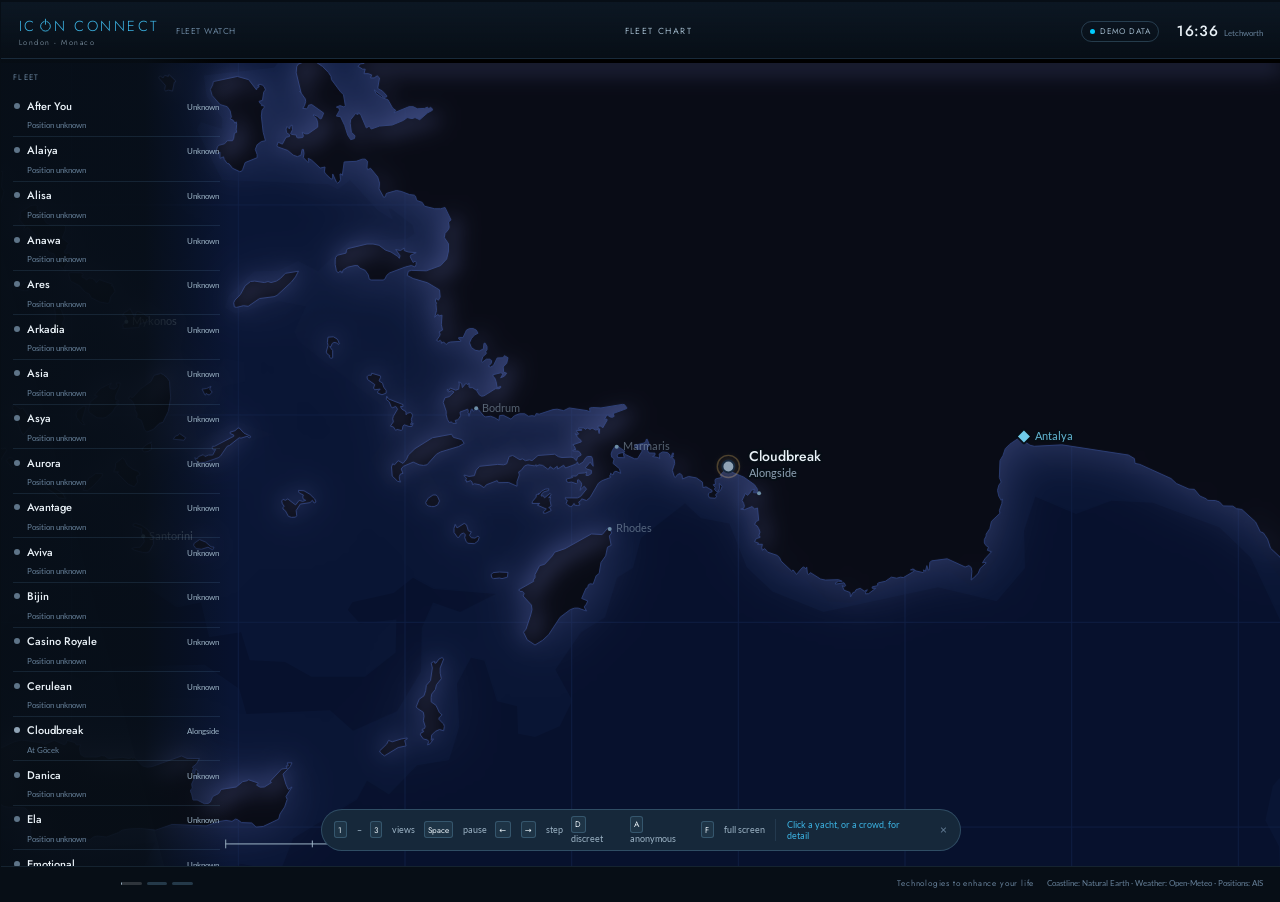
<file: index.html>
<!doctype html>
<html lang="en">
<head>
<meta charset="utf-8">
<meta name="viewport" content="width=device-width, initial-scale=1">
<title>Fleet Watch</title>
<meta name="description" content="Live fleet positions for an office display.">
<link rel="icon" href="data:image/svg+xml,<svg xmlns='http://www.w3.org/2000/svg' viewBox='0 0 32 32'><text y='26' font-size='26'>&#9875;</text></svg>">
<!-- Brand faces are served from assets/fonts/, not a CDN. See the top of
     tokens.css for why, and for the Century Gothic fallback. -->
<link rel="stylesheet" href="css/tokens.css">
<link rel="stylesheet" href="css/screensaver.css">
<link rel="stylesheet" href="css/settings.css">
<link rel="stylesheet" href="css/picker.css">
</head>
<body>

<div id="board">

  <header class="masthead">
    <span class="brand-lockup">
      <span class="brand" id="brand"></span>
      <span class="brand-locations" id="brand-locations"></span>
    </span>
    <span class="brand-sub" id="brand-sub"></span>
    <span class="masthead-spacer"></span>
    <span class="view-title" id="view-title"></span>
    <span class="masthead-spacer"></span>
    <span class="status-pill status-pill-action" id="connection" data-state="starting" role="button" tabindex="0" title="Live AIS tracking settings">
      <span class="dot"></span><span id="connection-label">Starting</span>
    </span>
    <span>
      <span class="clock" id="clock">--:--</span>
      <span class="clock-zone" id="clock-zone"></span>
    </span>
  </header>

  <main id="stage">

    <!-- View 1 — the chart -->
    <section class="view" id="view-chart">
      <canvas id="chart-canvas"></canvas>
      <aside class="rail">
        <div class="rail-heading">Fleet</div>
        <div id="rail-list"></div>
      </aside>
    </section>

    <!-- View 2 — one yacht at a time -->
    <section class="view" id="view-spotlight">
      <div class="spot-left">
        <div class="spot-identity">
          <div class="eyebrow" id="spot-eyebrow"></div>
          <h1 class="name" id="spot-name"></h1>
          <div class="spec" id="spot-spec"></div>
        </div>
        <div class="spot-visual" id="spot-visual"></div>
      </div>

      <div class="spot-right">
        <div class="card">
          <div class="card-title">Position</div>
          <div class="card-body">
            <div class="position-line" id="spot-position">—</div>
            <div class="position-context" id="spot-position-context"></div>
            <div class="fix-age" id="spot-fix-age"></div>
            <div class="mismatch-line" id="spot-mismatch" hidden></div>
            <div class="kv-grid" id="spot-position-extra"></div>
          </div>
        </div>

        <div class="card">
          <div class="card-title">Conditions on scene</div>
          <div class="card-body">
            <div class="kv-grid" id="spot-weather"></div>
          </div>
        </div>

        <div class="card">
          <div class="card-title">Local time &amp; daylight</div>
          <div class="card-body">
            <div id="spot-daylight"></div>
          </div>
        </div>
      </div>
    </section>

    <!-- View 3 — the fleet in numbers -->
    <section class="view" id="view-stats">
      <div class="tile-row" id="stat-tiles"></div>
      <div class="stats-body">
        <div class="panel">
          <div class="panel-title">Distance run &middot; last 7 days</div>
          <div class="bars" id="distance-bars"></div>
          <div class="panel-title sub" id="distance-note"></div>
        </div>
        <div class="stats-column">
          <div class="panel">
            <div class="panel-title">Where the fleet is</div>
            <div class="region-list" id="region-list"></div>
            <div class="panel-title sub" id="region-note"></div>
          </div>
          <div class="panel">
            <div class="panel-title">Fleet at a glance</div>
            <div class="glance-list" id="glance-list"></div>
          </div>
        </div>
      </div>
    </section>

    <!-- Shown once at start-up and whenever a pointer moves. On a wall display
         the pointer never moves, so after boot this is never seen again. -->
    <aside class="hint" id="hint">
      <span class="hint-keys">
        <b>1</b>–<b>3</b> views
        <b>Space</b> pause
        <b>&larr;</b><b>&rarr;</b> step
        <span id="hint-discreet"><b>D</b> discreet</span>
        <span id="hint-anonymous"><b>A</b> anonymous</span>
        <b>F</b> full screen
      </span>
      <span class="hint-note">Click a yacht, or a crowd, for detail</span>
      <button class="hint-close" id="hint-close" type="button" aria-label="Dismiss">&times;</button>
    </aside>

  </main>

  <footer class="footer">
    <div class="viewnav" id="viewnav">
      <button class="viewnav-button" id="view-prev" type="button" aria-label="Previous view">&lsaquo;</button>
      <button class="viewnav-button" id="view-pause" type="button" aria-label="Pause rotation" aria-pressed="false">&#10073;&#10073;</button>
      <button class="viewnav-button" id="view-next" type="button" aria-label="Next view">&rsaquo;</button>
    </div>
    <div class="rotation-dots" id="rotation-dots"></div>
    <span class="footer-spacer"></span>
    <span class="discreet-flag" id="discreet-flag"></span>
    <span class="strapline" id="strapline"></span>
    <span>Coastline: Natural Earth &middot; Weather: Open-Meteo &middot; Positions: AIS</span>
  </footer>

</div>

<!-- Settings and fleet: the two files you edit -->
<script src="config.js"></script>
<script src="fleet.js"></script>

<!-- Reference data -->
<script src="data/mid.js"></script>
<script src="data/ports.js"></script>
<script src="data/places.js"></script>
<script src="data/world-land.js"></script>
<script src="data/world-land-detail.js"></script>
<script src="data/world-depth.js"></script>
<script src="data/world-borders.js"></script>

<!-- Application -->
<script src="js/geo.js"></script>
<script src="js/settings.js"></script>
<script src="js/vessel.js"></script>
<script src="js/format.js"></script>
<script src="js/store.js"></script>
<script src="js/ais.js"></script>
<script src="js/demo.js"></script>
<script src="js/weather.js"></script>
<script src="js/photos.js"></script>
<script src="js/profile.js"></script>
<script src="js/map.js"></script>
<script src="js/cluster.js"></script>
<script src="js/picker.js"></script>
<script src="js/views.js"></script>
<script src="js/app.js"></script>

</body>
</html>
</file>
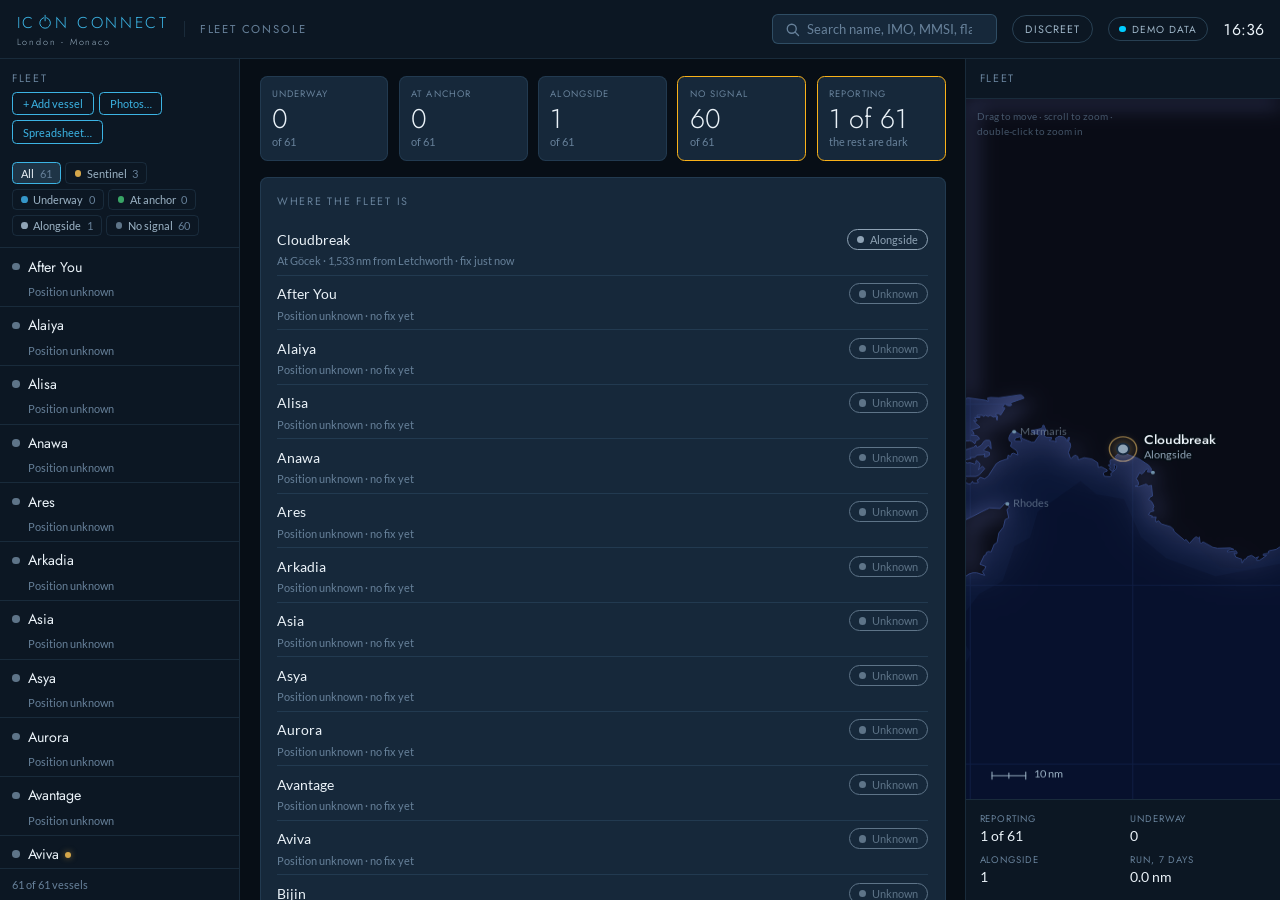
<file: console.html>
<!doctype html>
<html lang="en">
<head>
<meta charset="utf-8">
<meta name="viewport" content="width=device-width, initial-scale=1">
<title>Fleet Console — Icon Connect</title>
<meta name="description" content="Where every yacht in the fleet is, searchable, for the desk.">
<link rel="icon" href="data:image/svg+xml,<svg xmlns='http://www.w3.org/2000/svg' viewBox='0 0 32 32'><text y='26' font-size='26'>&#9875;</text></svg>">
<link rel="stylesheet" href="css/tokens.css">
<link rel="stylesheet" href="css/console.css">
<link rel="stylesheet" href="css/settings.css">
<link rel="stylesheet" href="css/picker.css">
</head>
<body>

<div id="console">

  <header class="bar">
    <span class="brand-lockup">
      <span class="brand" id="brand"></span>
      <span class="brand-locations" id="brand-locations"></span>
    </span>
    <span class="bar-title">Fleet Console</span>

    <span class="bar-spacer"></span>

    <label class="search" for="search">
      <svg viewBox="0 0 20 20" aria-hidden="true"><circle cx="9" cy="9" r="6"/><line x1="13.5" y1="13.5" x2="18" y2="18"/></svg>
      <input id="search" type="search" placeholder="Search name, IMO, MMSI, flag, builder, port"
             autocomplete="off" spellcheck="false">
    </label>

    <button class="toggle" id="discreet-toggle" type="button" aria-pressed="false">
      Discreet
    </button>

    <span class="status-pill status-pill-action" id="connection" data-state="starting" role="button" tabindex="0" title="Live AIS tracking settings">
      <span class="dot"></span><span id="connection-label">Starting</span>
    </span>

    <span class="clock" id="clock">--:--</span>
  </header>

  <aside class="rail">
    <div class="rail-head">
      <span class="pane-title">Fleet</span>
      <span class="rail-head-actions">
        <button class="add-button" id="save-file" type="button" hidden>Save fleet.js</button>
        <button class="add-button" id="add-vessel" type="button">+ Add vessel</button>
        <button class="add-button" id="import-photos" type="button">Photos…</button>
        <button class="add-button" id="import-sheet" type="button">Spreadsheet…</button>
        <input type="file" id="import-file" accept="image/*" multiple hidden>
        <input type="file" id="sheet-file" accept=".csv,.tsv,.txt,text/csv" hidden>
      </span>
    </div>
    <div class="filters" id="filters"></div>
    <div class="rail-list" id="rail-list"></div>
    <div class="hidden-note" id="hidden-note" hidden>
      <span id="hidden-count"></span>
      <button class="linkish" id="restore-hidden" type="button">Restore</button>
    </div>
    <div class="rail-foot" id="rail-foot"></div>
  </aside>

  <main class="work" id="work"></main>

  <aside class="chartpane">
    <div class="chartpane-head">
      <span class="pane-title" id="chart-title">Fleet</span>
      <button class="linkish" id="clear-selection" type="button" hidden>Show all vessels</button>
    </div>
    <div class="chart-holder">
      <canvas id="chart-canvas"></canvas>
      <button class="chart-home" id="chart-home" type="button" hidden>
        Back to the fleet
      </button>
      <p class="chart-hint">Drag to move · scroll to zoom · double-click to zoom in</p>
    </div>
    <div class="chart-readout" id="chart-readout"></div>
  </aside>

  <!-- Bulk vessel import from a spreadsheet. -->
  <dialog class="sheet sheet-wide" id="sheet-dialog" aria-labelledby="sheet-title">
    <div class="sheet-panel">
      <header class="sheet-head">
        <h2 id="sheet-title">Vessels from a spreadsheet</h2>
        <button class="sheet-close" id="sheet-close" type="button" aria-label="Close">&times;</button>
      </header>
      <div class="sheet-body">
        <p class="sheet-note" id="sheet-note"></p>

        <div class="panel" id="sheet-start">
          <div class="pane-title">Start from a template</div>
          <p class="sheet-note">
            A blank sheet with the headings this reads back, and one worked example
            row to copy. Delete that row before importing — its MMSI is deliberately
            impossible, so if it is left in it is refused by name rather than adding
            a yacht called EXAMPLE to your fleet.
          </p>
          <div class="sheet-actions">
            <button class="button-primary" id="sheet-template" type="button">Download the template</button>
            <button class="button-quiet" id="sheet-choose" type="button">Choose a CSV…</button>
            <span class="sheet-foot-note" id="sheet-template-status"></span>
          </div>
          <div class="column-notes" id="column-notes"></div>
        </div>

        <div class="panel" id="sheet-columns-panel">
          <div class="pane-title">Columns</div>
          <p class="sheet-note">
            Matched by heading. Set anything it guessed wrong, or leave a column
            on “Ignore”. Name and MMSI are the two it cannot do without.
          </p>
          <div class="sheet-columns" id="sheet-columns"></div>
        </div>

        <div class="panel">
          <div class="pane-title" id="sheet-rows-title">Rows</div>
          <div class="sheet-rows" id="sheet-rows"></div>
        </div>
      </div>
      <footer class="sheet-foot">
        <span class="sheet-foot-note" id="sheet-status"></span>
        <button class="button-quiet" id="sheet-cancel" type="button">Cancel</button>
        <button class="button-primary" id="sheet-apply" type="submit">Import</button>
      </footer>
    </div>
  </dialog>

  <!-- Bulk photo import: a pile of files matched to vessels by filename. -->
  <dialog class="sheet sheet-wide" id="import-dialog" aria-labelledby="import-title">
    <div class="sheet-panel">
      <header class="sheet-head">
        <h2 id="import-title">Photographs</h2>
        <button class="sheet-close" id="import-close" type="button" aria-label="Close">&times;</button>
      </header>
      <div class="sheet-body">
        <p class="sheet-note" id="import-note"></p>
        <div class="import-list" id="import-list"></div>
      </div>
      <footer class="sheet-foot">
        <span class="sheet-foot-note" id="import-status"></span>
        <button class="button-quiet" id="import-cancel" type="button">Cancel</button>
        <button class="button-primary" id="import-apply" type="submit">Use these</button>
      </footer>
    </div>
  </dialog>

  <dialog class="sheet" id="file-dialog" aria-labelledby="file-title">
    <div class="sheet-panel">
      <header class="sheet-head">
        <h2 id="file-title">Save fleet.js</h2>
        <button class="sheet-close" id="file-close" type="button" aria-label="Close">&times;</button>
      </header>
      <div class="sheet-body">
        <p class="sheet-note" id="file-summary"></p>
        <p class="sheet-note">
          This is the whole of <code>fleet.js</code> with your changes applied.
          Save it over the existing file and the change is real everywhere —
          the office display included. Until then it is only on this browser.
        </p>
        <div class="panel" id="photo-export" hidden>
          <div class="pane-title">Photographs held in this browser</div>
          <p class="sheet-note" id="photo-export-note"></p>
          <div class="rows" id="photo-export-list"></div>
          <div class="sheet-actions">
            <button class="button-quiet" id="photo-export-save" type="button">Save the images</button>
            <span class="sheet-foot-note" id="photo-export-status"></span>
          </div>
        </div>
        <pre class="snippet snippet-tall" id="file-content"></pre>
      </div>
      <footer class="sheet-foot">
        <span class="sheet-foot-note" id="file-status"></span>
        <button class="button-quiet" id="file-csv" type="button">Download CSV</button>
        <button class="button-quiet" id="file-copy" type="button">Copy file</button>
        <button class="button-primary" id="file-download" type="button">Download fleet.js</button>
      </footer>
    </div>
  </dialog>

  <dialog class="sheet sheet-narrow" id="remove-dialog" aria-labelledby="remove-title">
    <div class="sheet-panel">
      <header class="sheet-head">
        <h2 id="remove-title">Remove vessel</h2>
        <button class="sheet-close" id="remove-close" type="button" aria-label="Close">&times;</button>
      </header>
      <div class="sheet-body">
        <p class="sheet-note" id="remove-body"></p>
        <pre class="snippet" id="remove-snippet" hidden></pre>
      </div>
      <footer class="sheet-foot">
        <button class="button-quiet" id="remove-cancel" type="button">Cancel</button>
        <button class="button-danger" id="remove-confirm" type="button">Remove</button>
      </footer>
    </div>
  </dialog>

  <dialog class="sheet sheet-wide" id="add-dialog" aria-labelledby="add-title">
    <form method="dialog" id="add-form" novalidate>
      <header class="sheet-head">
        <h2 id="add-title">Add a vessel</h2>
        <button class="sheet-close" id="add-cancel" type="button" aria-label="Close">&times;</button>
      </header>

      <div class="sheet-body" id="add-body">

        <div class="form-section">
          <h3>Identity</h3>
          <p class="sheet-note">
            A name and an MMSI are all that is needed. AIS broadcasts on MMSI and
            never on IMO, and there is no free way to look one up from the other, so
            it has to come off her radio licence or her AIS unit — but everything
            beside it here she broadcasts herself, and it is taken the first time she
            is heard. Fill any of it in and it is checked against what she says
            rather than replaced, which is what catches a wrong MMSI.
          </p>

          <div class="field-grid">
            <div class="field-pair">
              <label for="f-name">Name <em>required</em></label>
              <input id="f-name" name="name" autocomplete="off" placeholder="Without the M/Y" required>
              <p class="field-error" id="e-name" role="alert"></p>
            </div>
            <div class="field-pair">
              <label for="f-prefix">Type</label>
              <select id="f-prefix" name="prefix">
                <option value="">She will tell us</option>
                <option value="M/Y">M/Y — motor</option>
                <option value="S/Y">S/Y — sailing</option>
              </select>
            </div>
          </div>

          <div class="field-grid">
            <div class="field-pair">
              <label for="f-mmsi">MMSI <em>required</em></label>
              <input id="f-mmsi" name="mmsi" inputmode="numeric" autocomplete="off" placeholder="9 digits" required>
              <p class="field-error" id="e-mmsi" role="alert"></p>
            </div>
            <div class="field-pair">
              <label for="f-imo">IMO number</label>
              <input id="f-imo" name="imo" inputmode="numeric" autocomplete="off"
                     placeholder="she will tell us">
              <p class="field-error" id="e-imo" role="alert"></p>
            </div>
            <div class="field-pair">
              <label for="f-callSign">Call sign</label>
              <input id="f-callSign" name="callSign" autocomplete="off" placeholder="e.g. ZGAA1">
            </div>
          </div>

          <div class="field-grid">
            <div class="field-pair">
              <label for="f-flag">Flag</label>
              <input id="f-flag" name="flag" autocomplete="off" placeholder="e.g. Cayman Islands">
            </div>
            <div class="field-pair">
              <label for="f-flagCode">Flag code</label>
              <input id="f-flagCode" name="flagCode" autocomplete="off" placeholder="KY" maxlength="2">
            </div>
          </div>
        </div>

        <div class="form-section">
          <h3>Dimensions and build</h3>
          <div class="field-grid">
            <div class="field-pair">
              <label for="f-loa">LOA (m)</label>
              <input id="f-loa" name="loa" inputmode="decimal" autocomplete="off" placeholder="48.5">
            </div>
            <div class="field-pair">
              <label for="f-beam">Beam (m)</label>
              <input id="f-beam" name="beam" inputmode="decimal" autocomplete="off" placeholder="9.2">
            </div>
            <div class="field-pair">
              <label for="f-grossTonnage">Gross tonnage</label>
              <input id="f-grossTonnage" name="grossTonnage" inputmode="numeric" autocomplete="off" placeholder="499">
            </div>
          </div>
          <div class="field-grid">
            <div class="field-pair">
              <label for="f-builder">Builder</label>
              <input id="f-builder" name="builder" autocomplete="off" placeholder="e.g. Abeking &amp; Rasmussen">
            </div>
            <div class="field-pair">
              <label for="f-yearBuilt">Year built</label>
              <input id="f-yearBuilt" name="yearBuilt" inputmode="numeric" autocomplete="off" placeholder="2021">
            </div>
            <div class="field-pair">
              <label for="f-lastRefit">Last refit</label>
              <input id="f-lastRefit" name="lastRefit" inputmode="numeric" autocomplete="off" placeholder="2026">
            </div>
          </div>
          <div class="field-pair">
            <label for="f-classSociety">Class society</label>
            <input id="f-classSociety" name="classSociety" autocomplete="off" placeholder="e.g. Lloyd's Register">
          </div>
        </div>

        <div class="form-section">
          <h3>Photograph</h3>
          <div class="photo-row">
            <div>
              <div class="photo-drop" id="photo-drop">
                <input type="file" id="f-photo-file" accept="image/*" hidden>
                <button type="button" class="button-quiet" id="photo-choose">Choose an image…</button>
                <span class="photo-drop-hint">or drop one here</span>
              </div>
              <p class="field-hint" id="photo-note">
                The file is scaled down and kept in this browser. It shows on this
                console straight away; the office display is a different machine and
                only sees it once the image is in <code>assets/photos/</code> and
                <code>fleet.js</code> points at it — the Save fleet.js dialog will
                hand you both.
              </p>
              <p class="field-error" id="e-photo-file" role="alert"></p>

              <div class="field-pair photo-url">
                <label for="f-photo">…or a URL or path instead</label>
                <input id="f-photo" name="photo" autocomplete="off"
                       placeholder="assets/photos/cloudbreak.jpg  ·  or  https://…">
                <p class="field-hint">
                  Used only when no image has been uploaded. Many hosts refuse to serve
                  to another site, which is what the preview is for.
                </p>
                <p class="field-error" id="e-photo" role="alert"></p>
              </div>
            </div>
            <div>
              <div class="photo-preview" id="photo-preview">
                <span class="photo-preview-empty">No photo</span>
              </div>
              <div class="photo-actions" id="photo-actions" hidden>
                <span class="photo-meta" id="photo-meta"></span>
                <button type="button" class="button-quiet" id="photo-clear">Remove</button>
              </div>
            </div>
          </div>
        </div>

        <div class="form-section">
          <h3>Where she is <span class="section-tag">demo mode only</span></h3>
          <p class="sheet-note">
            Ignored the moment an AISstream key is set in <code>config.js</code>, when
            live AIS takes over. Until then it is the only thing that puts her on the
            chart — a vessel with nothing here is on the list but never appears.
          </p>
          <div class="field-grid">
            <div class="field-pair">
              <label for="f-demoStatus">State</label>
              <select id="f-demoStatus" name="demoStatus">
                <option value="moored">Alongside</option>
                <option value="anchored">At anchor</option>
                <option value="underway">Underway</option>
                <option value="dark">No signal</option>
              </select>
            </div>
            <div class="field-pair">
              <label for="f-demoPort">Port</label>
              <input id="f-demoPort" name="demoPort" autocomplete="off" list="port-names"
                     placeholder="Start typing…">
              <datalist id="port-names"></datalist>
              <p class="field-error" id="e-demoPort" role="alert"></p>
            </div>
            <div class="field-pair">
              <label for="f-demoSpeed">Speed (kn)</label>
              <input id="f-demoSpeed" name="demoSpeed" inputmode="decimal" autocomplete="off" placeholder="11.5">
            </div>
          </div>
          <p class="field-hint">
            Or give an exact position instead, which wins over the port.
          </p>
          <div class="field-grid">
            <div class="field-pair">
              <label for="f-demoLat">Latitude</label>
              <input id="f-demoLat" name="demoLat" inputmode="decimal" autocomplete="off" placeholder="36.7530">
              <p class="field-error" id="e-demoLat" role="alert"></p>
            </div>
            <div class="field-pair">
              <label for="f-demoLon">Longitude</label>
              <input id="f-demoLon" name="demoLon" inputmode="decimal" autocomplete="off" placeholder="28.9400">
              <p class="field-error" id="e-demoLon" role="alert"></p>
            </div>
          </div>
          <div class="field-grid">
            <div class="field-pair">
              <label for="f-demoDestination">Bound for</label>
              <input id="f-demoDestination" name="demoDestination" autocomplete="off" placeholder="PALMA">
            </div>
            <div class="field-pair">
              <label for="f-demoEtaHours">ETA in (hours)</label>
              <input id="f-demoEtaHours" name="demoEtaHours" inputmode="numeric" autocomplete="off" placeholder="26">
            </div>
          </div>
          <p class="field-hint" id="route-note" hidden>
            She has a hand-written route in <code>fleet.js</code>. It is kept as it is
            — a route is more than this form can edit, and flattening it to one point
            would throw the work away. Give a position or a port to replace it.
          </p>
        </div>

        <div class="form-section">
          <label class="checkline">
            <input type="checkbox" id="f-discreet" name="discreet">
            <span>Discreet — never show an exact position for this vessel, whatever
              the board is set to</span>
          </label>
          <label class="checkline">
            <input type="checkbox" id="f-sentinel" name="sentinel">
            <span><b class="sentinel-word">Sentinel</b> — this vessel is on the
              out-of-hours package. She carries a gold halo on the chart so the
              cover can be read at a glance.</span>
          </label>
        </div>
      </div>

      <footer class="sheet-foot">
        <span class="sheet-foot-note" id="add-status"></span>
        <button class="button-quiet" id="add-cancel-2" type="button">Cancel</button>
        <button class="button-primary" id="add-submit" type="submit">Add vessel</button>
      </footer>
    </form>

    <!-- Shown after a successful add or edit. -->
    <div class="sheet-done" id="add-done" hidden>
      <header class="sheet-head">
        <h2 id="done-title">Saved — now make it permanent</h2>
        <button class="sheet-close" id="done-close" type="button" aria-label="Close">&times;</button>
      </header>
      <div class="sheet-body">
        <p class="sheet-note" id="done-lede"></p>
        <pre class="snippet" id="done-snippet"></pre>
        <div class="sheet-actions">
          <button class="button-primary" id="copy-snippet" type="button">Copy entry</button>
          <button class="button-quiet" id="done-save-file" type="button">Save whole file…</button>
          <span class="sheet-foot-note" id="copy-status"></span>
        </div>
      </div>
    </div>
  </dialog>

</div>

<script src="config.js"></script>
<script src="fleet.js"></script>
<script src="data/mid.js"></script>
<script src="data/ports.js"></script>
<script src="data/places.js"></script>
<script src="data/world-land.js"></script>
<script src="data/world-land-detail.js"></script>
<script src="data/world-depth.js"></script>
<script src="data/world-borders.js"></script>
<script src="js/geo.js"></script>
<script src="js/settings.js"></script>
<script src="js/vessel.js"></script>
<script src="js/format.js"></script>
<script src="js/store.js"></script>
<script src="js/ais.js"></script>
<script src="js/demo.js"></script>
<script src="js/weather.js"></script>
<script src="js/csv.js"></script>
<script src="js/photos.js"></script>
<script src="js/profile.js"></script>
<script src="js/map.js"></script>
<script src="js/cluster.js"></script>
<script src="js/picker.js"></script>
<script src="js/browse.js"></script>
<script src="js/console.js"></script>

</body>
</html>
</file>
<file: css/tokens.css>
/* -----------------------------------------------------------------------------
 * Shared design tokens — the Icon Connect palette and type, in one place.
 *
 * Loaded by both the office display (index.html) and the console
 * (console.html), so retinting either retints both. Neither stylesheet
 * redefines a colour; they only consume these.
 *
 * Type SIZE is deliberately not set here: the wall board scales with the
 * viewport, the console does not.
 * -------------------------------------------------------------------------- */

/* -----------------------------------------------------------------------------
 * Brand faces, served from assets/fonts/ rather than a font CDN.
 *
 * A board that runs sixteen hours a day on an office wall should not depend on
 * a third party being up, and the single-file build inlines these so it works
 * with no network at all.
 *
 * Lato is the brand's body face. Jost stands in for Century Gothic — both are
 * Futura derivatives — and the display stack tries Century Gothic first, so a
 * machine with the real licensed font uses it instead. Both are SIL Open Font
 * License; see assets/fonts/LICENSE-*.txt.
 * -------------------------------------------------------------------------- */

@font-face { font-family: 'Jost'; font-style: normal; font-weight: 300;
  font-display: swap; src: url('../assets/fonts/jost-latin-300-normal.woff2') format('woff2'); }
@font-face { font-family: 'Jost'; font-style: normal; font-weight: 400;
  font-display: swap; src: url('../assets/fonts/jost-latin-400-normal.woff2') format('woff2'); }
@font-face { font-family: 'Jost'; font-style: normal; font-weight: 500;
  font-display: swap; src: url('../assets/fonts/jost-latin-500-normal.woff2') format('woff2'); }

@font-face { font-family: 'Lato'; font-style: normal; font-weight: 300;
  font-display: swap; src: url('../assets/fonts/lato-latin-300-normal.woff2') format('woff2'); }
@font-face { font-family: 'Lato'; font-style: normal; font-weight: 400;
  font-display: swap; src: url('../assets/fonts/lato-latin-400-normal.woff2') format('woff2'); }
@font-face { font-family: 'Lato'; font-style: normal; font-weight: 700;
  font-display: swap; src: url('../assets/fonts/lato-latin-700-normal.woff2') format('woff2'); }

/* -----------------------------------------------------------------------------
 * Fleet Watch — a board meant to be read from across an office and ignored for
 * hours at a time. Dark by design: this is one committed look, not a theme that
 * follows the OS. Every colour is a custom property, so retinting to a house
 * palette means editing this block and nothing else.
 * -------------------------------------------------------------------------- */

:root {
  color-scheme: dark;

  /* --------------------------------------------------------------------------
   * Icon Connect, from the 2023 Brand Book.
   *
   * The brand's own dark applications — the digital wallpaper and the business
   * cards — are a deep blue-slate ground with the logotype cyan on top, which is
   * exactly the register a fleet board wants. Surfaces below are stepped from
   * the wallpaper's own blues; the accent is the cyan the logo is actually
   * printed in.
   * ----------------------------------------------------------------------- */

  /* Brand */
  --brand-cyan:        #3CB4E4;   /* the logotype's applied colour */
  --brand-cyan-bright: #00CCFF;   /* charter "Info" — used sparingly, for life */
  --brand-silver:      #C0C0C0;   /* charter "Terms" */

  /* Surfaces, stepped from the wallpaper's blue-slate */
  --bg:            #070E16;
  --surface-1:     #0C1723;
  --surface-2:     #16283A;   /* the surface the state palette was validated against */
  --surface-3:     #1E3446;
  --scrim:         rgba(7, 14, 22, 0.94);
  --border:        rgba(120, 180, 220, 0.13);
  --border-strong: rgba(120, 180, 220, 0.26);

  /* Ink, tinted toward the ground rather than a neutral grey */
  --text-primary:   #EAF2F8;
  --text-secondary: #9DB4C6;
  --text-muted:     #67819A;

  /* Chart. Land is stepped up from the wallpaper's blue-slate until it clears
     the sea in daylight (4.6:1) and still reads under full night (1.9:1). */
  /* Figure and ground. The land was a mid blue-grey and the sea near-black, so
     both were blue and the LIGHTER one was the land — which is backwards from
     every chart ever printed, and the reason the eye kept reading the sea as
     landmasses and the whole thing as flat.
     Now: land is a warm graphite that is barely blue at all, the water is blue
     and lighter than it, and depth takes the water darker as it deepens. Land
     dark, water lit, coast glowing between them — which is what a plotter looks
     like at night, and what makes a cyan marker read instantly. */
  --map-ocean:      #1E3A55;
  --map-ocean-deep: #16293E;
  --map-land:       #171A1F;
  --map-coast:      #6E8FA8;
  --map-graticule:  #24435F;

  /* Depth. Natural Earth's bands are "deeper than N", nested with the abyss
     innermost, so these DARKEN outward from the coast: --map-ocean is the
     shelf and needs no band of its own, and each contour beyond it drops a
     step. Shallow-reads-lighter is how a paper chart does it, and how anyone
     who has looked at the sea expects it. */
  --map-depth-200:  #17304A;   /* beyond the 200 m contour */
  --map-depth-1000: #112640;   /* beyond 1000 m */
  --map-border:      rgba(147, 190, 220, 0.22);
  --map-course:      rgba(60, 180, 228, 0.45);   /* the leg still to run */
  --map-wind:        rgba(147, 190, 220, 0.60);
  /* Place names. Water reads light on the sea; land reads dark on the land,
     because the land fill is the lightest thing on the chart. */
  --map-place-water: rgba(147, 190, 220, 0.55);
  --map-place-land:  rgba(150, 172, 194, 0.55);

  /* Our own places. The headquarters mark is the logotype's own cyan, because it
     IS the logotype; a yard is a lighter cyan of the same family, told apart by
     its shape rather than by a fourth hue. Neither is a status colour — nothing
     on this chart should be mistaken for a vessel that is not one.

     The yard was a desaturated blue at 70%, on the reasoning that it is context
     rather than the subject. On a navy sea that is not quiet, it is invisible:
     it vanished into the water on every screen it was looked at. A mark nobody
     can find is not context, it is nothing. */
  --map-site-hq:    #3CB4E4;
  --map-site-yard:  #6FCBEA;

  /* A crowd of yachts drawn as one. Deliberately no status colour: it is a fact
     about the chart, not about any vessel on it. The ring reads as the crowd's
     resting state, so the underway arc drawn over it in --status-underway can
     be told apart from it at a glance. */
  --map-cluster:      rgba(14, 30, 46, 0.94);
  --map-cluster-ring: rgba(139, 152, 168, 0.85);

  /* Sentinel: the out-of-hours service package. Gold, kept away from every
     status hue on the board — cyan, green, grey — so a glance can pick it out
     without first reading anything. Warm against a chart that is entirely cool,
     which is what makes it carry across a room. */
  --sentinel:        #D4A64A;
  --sentinel-glow:   rgba(212, 166, 74, 0.55);

  /* Dusk, in the order it happens, filled between successive solar-altitude
     contours and composited with `multiply`.
     
     Multiply matters. Laid over the top in the ordinary way, a tinted wash
     BRIGHTENS anything darker than the tint — and the sea here is very dark, so
     a violet twilight was lightening the ocean it was meant to be darkening.
     The night side came out the same brightness as the day side, which is
     exactly what it looked like. Multiplying can only ever darken, so the ramp
     below is monotonic by construction: land under full night sits 2.9:1 away
     from the same land in daylight, and the alpha is the strength. */
  --twilight-dusk:      rgba(255, 205, 165, 0.245);  /* sun still above the horizon */
  --twilight-civil:     rgba(170, 150, 235, 0.374);  /* 0 to -6 degrees */
  --twilight-nautical:  rgba(105, 120, 215, 0.504);  /* -6 to -12 */
  --twilight-astro:     rgba( 60,  78, 180, 0.626);  /* -12 to -18 */
  --map-night:          rgba( 40,  55, 150, 0.720);  /* below -18: full night */

  /* Vessel state. Stepped from the brand hues onto the dark ground and
     validated as a categorical set against --surface-2: all three pass the
     lightness band, chroma floor, CVD separation, the normal-vision floor and
     3:1 contrast. The brand palette is entirely cool, so "at anchor" is the
     charter's Security aqua walked toward green — the nearest step that clears
     the separation floor against the cyan. None of them ever carries meaning
     alone; every dot on this board sits beside its own word. */
  --status-underway: #3596C8;   /* brand cyan, stepped into the dark band */
  --status-anchored: #39A566;   /* Security aqua, stepped for separation */
  --status-moored:   #8FA3B5;   /* Terms silver, tinted to the ground */
  --status-dark:     #5E7488;

  /* The drawn vessel profile. Deliberately flat and diagrammatic — it should
     read as an illustration standing in for a photograph, never as one. */
  --profile-hull:   #2E4560;
  --profile-house:  #40607F;
  --profile-window: #0C1826;
  --profile-spar:   #7EA8CA;
  --profile-line:   rgba(126, 168, 202, 0.45);
  --profile-rail:   rgba(126, 168, 202, 0.35);
  --profile-sea-top:    #14293C;
  --profile-sea-bottom: #0A1826;

  /* Service urgency. Reserved status colours, deliberately not themed: they are
     the only warm hues on the board, which is what makes them read as "look
     here" against an entirely cool brand. */
  --good:     #0ca30c;
  --warning:  #fab219;
  --critical: #d03b3b;

  /* Type. Century Gothic and Lato are the brand's own faces; Century Gothic is
     tried first so a licensed machine uses the real thing, with Jost — like
     Century Gothic, a Futura derivative — as the web substitute. */
  --font-display: 'Century Gothic', 'Jost', 'Questrial', 'Avant Garde', system-ui, sans-serif;
  --font-body: 'Lato', system-ui, -apple-system, 'Segoe UI', sans-serif;
  --font: var(--font-body);

}

/* -----------------------------------------------------------------------------
 * `hidden` must win.
 *
 * The user agent's `[hidden] { display: none }` is a plain attribute selector,
 * so any rule of equal specificity that sets `display` — a `.panel { display:
 * flex }`, or an `all: unset` on a button — silently beats it, and an element
 * the script has hidden stays on screen. This has now caught three separate
 * elements in this project, so it is settled here for both pages.
 * -------------------------------------------------------------------------- */

[hidden] { display: none !important; }
</file>
<file: css/screensaver.css>
/* -----------------------------------------------------------------------------
 * Fleet Watch — the office display.
 *
 * A board meant to be read from across a room and ignored for hours at a time.
 * Colours and faces come from css/tokens.css; this file only lays them out.
 * -------------------------------------------------------------------------- */

:root {
  /* One knob for the whole board's type size, so it reads correctly on a 24"
     desk monitor and a 65" wall panel alike. It answers to height as well as
     width: a short, wide panel has just as little room as a narrow one, and
     sizing on vw alone left the type too big to fit. */
  font-size: clamp(11px, min(0.82vw, 1.5vh), 21px);
}

* { box-sizing: border-box; margin: 0; padding: 0; }

html, body {
  /* Deliberately not `height: 100%; overflow: hidden` here. Both clamp what the
     document reports as its height, which leaves a host that sizes its frame to
     the content with nothing to grow to. #board carries the height and the
     clipping instead. */
  min-height: 100%;
  background: var(--bg);
  color: var(--text-primary);
  font-family: var(--font);
  -webkit-font-smoothing: antialiased;
}

body { cursor: none; }              /* it's a display, not a desktop */
body.interactive { cursor: default; }

/* Burn-in insurance and the after-hours dim, both applied to the whole board. */
/* Laid out in flow rather than fixed, so the page has a real height for a host
   that sizes its frame to the content. Fixed positioning contributes nothing to
   the document, which leaves such a frame with nothing to measure. `body` keeps
   the overflow hidden, so the board still never scrolls. */
#board {
  position: relative;
  width: 100%;
  height: 100vh;
  height: 100dvh;
  min-height: 720px;
  overflow: hidden;
  display: grid;
  grid-template-rows: auto 1fr auto;
  transition: opacity 4s ease, transform 2.5s ease;
}

/* --- Header ---------------------------------------------------------------- */

.masthead {
  display: flex;
  align-items: center;
  gap: 1.5rem;
  padding: 1.15rem 1.6rem 0.9rem;
  border-bottom: 1px solid var(--border);
  background: linear-gradient(180deg, var(--surface-1), transparent);
}

/* The logotype lockup, set the way the brand book sets it: uppercase Century
   Gothic, widely letterspaced, in the logo cyan, with the locations beneath.
   The artwork sets that second line in black, which would vanish here, so it
   takes the board's own muted ink instead. */
.brand-lockup {
  display: flex;
  flex-direction: column;
  gap: 0.12rem;
}

.brand-locations {
  font-family: var(--font-display);
  font-size: 0.68rem;
  font-weight: 300;
  letter-spacing: 0.2em;
  color: var(--text-secondary);
  white-space: nowrap;
}

.brand {
  display: inline-flex;
  align-items: center;
  gap: 0.02em;
  font-family: var(--font-display);
  font-size: 1.32rem;
  font-weight: 300;
  letter-spacing: 0.17em;
  color: var(--brand-cyan);
  white-space: nowrap;
}

.brand img { height: 1.5rem; width: auto; display: block; }

/* The power symbol standing in for the O of ICON, as the logo does. Sized so
   the ring matches the cap height of the letters beside it — a smaller ring
   reads as a different glyph — and stroked to the same weight as the
   letterforms, which at this weight are very thin. */
.brand .power-o {
  height: 1.03em;
  width: 1.03em;
  margin: 0 0.11em 0 0.05em;
  fill: none;
  stroke: currentColor;
  stroke-width: 6;
  stroke-linecap: round;
  position: relative;
  top: 0.012em;
}

.strapline {
  font-family: var(--font-display);
  font-size: 0.74rem;
  letter-spacing: 0.1em;
  color: var(--text-muted);
}

.brand-sub {
  font-family: var(--font-display);
  font-size: 0.78rem;
  color: var(--text-muted);
  letter-spacing: 0.06em;
  text-transform: uppercase;
}

.masthead-spacer { flex: 1; }

.view-title {
  font-family: var(--font-display);
  font-size: 0.8rem;
  letter-spacing: 0.16em;
  text-transform: uppercase;
  color: var(--text-secondary);
}

.clock {
  font-family: var(--font-display);
  font-size: 1.35rem;
  font-weight: 500;
  font-variant-numeric: tabular-nums;
  letter-spacing: 0.02em;
}

.clock-zone {
  font-size: 0.75rem;
  color: var(--text-muted);
  margin-left: 0.4rem;
}

/* Connection state. The dot is never the only signal — it always sits beside
   its own word, so the state survives both colour blindness and a glance. */
.status-pill {
  font-family: var(--font-display);
  display: inline-flex;
  align-items: center;
  gap: 0.45rem;
  padding: 0.3rem 0.7rem;
  border: 1px solid var(--border-strong);
  border-radius: 999px;
  font-size: 0.74rem;
  letter-spacing: 0.1em;
  text-transform: uppercase;
  color: var(--text-secondary);
}

.status-pill .dot {
  width: 0.5rem; height: 0.5rem;
  border-radius: 50%;
  background: var(--text-muted);
}
.status-pill[data-state="open"]  .dot { background: var(--good); }
.status-pill[data-state="demo"]  .dot { background: var(--brand-cyan-bright); }
.status-pill[data-state="retrying"] .dot,
.status-pill[data-state="connecting"] .dot { background: var(--warning); }
.status-pill[data-state="closed"] .dot,
.status-pill[data-state="blocked"] .dot,
.status-pill[data-state="rejected"] .dot { background: var(--critical); }
/* Connected, but nothing has arrived yet — not an error, not yet a feed. */
.status-pill[data-state="listening"] .dot { background: var(--warning); }

.status-pill[data-state="open"] .dot,
.status-pill[data-state="demo"] .dot { animation: breathe 3.2s ease-in-out infinite; }

@keyframes breathe { 0%, 100% { opacity: 1; } 50% { opacity: 0.35; } }

/* --- Stage and view transitions -------------------------------------------- */

#stage { position: relative; overflow: hidden; }

.view {
  position: absolute;
  inset: 0;
  opacity: 0;
  visibility: hidden;
  transition: opacity 900ms ease;
}

.view.active { opacity: 1; visibility: visible; }

/* --- The hint ---------------------------------------------------------------
 * Only ever seen by somebody with a pointer: on the office display it appears
 * once at boot and then never again.
 * -------------------------------------------------------------------------- */

.hint {
  position: absolute;
  left: 50%;
  bottom: 1.4rem;
  transform: translate(-50%, 0.6rem);
  display: flex;
  align-items: center;
  gap: 1rem;
  padding: 0.55rem 0.7rem 0.55rem 1.1rem;
  background: var(--surface-2);
  border: 1px solid var(--border-strong);
  border-radius: 999px;
  font-size: 0.8rem;
  color: var(--text-secondary);
  opacity: 0;
  visibility: hidden;
  pointer-events: none;
  transition: opacity 500ms ease, transform 500ms ease, visibility 500ms;
  z-index: 20;
}

.hint.visible {
  opacity: 1;
  visibility: visible;
  transform: translate(-50%, 0);
  pointer-events: auto;
}

.hint-keys { display: inline-flex; align-items: center; gap: 0.75rem; }

.hint-keys b {
  display: inline-block;
  min-width: 1.5em;
  margin-right: 0.15rem;
  padding: 0.12rem 0.3rem;
  border: 1px solid var(--border-strong);
  border-radius: 0.25rem;
  background: var(--surface-3);
  color: var(--text-primary);
  font-family: var(--font-display);
  font-size: 0.74rem;
  font-weight: 400;
  text-align: center;
}

.hint-note {
  padding-left: 1rem;
  border-left: 1px solid var(--border);
  color: var(--brand-cyan);
}

.hint-close {
  all: unset;
  cursor: pointer;
  padding: 0 0.45rem;
  font-size: 1.1rem;
  line-height: 1;
  color: var(--text-muted);
  border-radius: 0.25rem;
}

.hint-close:hover { color: var(--text-primary); }
.hint-close:focus-visible { outline: 2px solid var(--brand-cyan); outline-offset: 2px; }

/* What is clickable looks clickable — but only once there is a pointer to
   click with, so the wall display never grows affordances nobody can use. */
body.interactive #chart-canvas,
body.interactive .rail-row { cursor: pointer; }

body.interactive .rail-row:hover { background: rgba(60, 180, 228, 0.07); }

@media (prefers-reduced-motion: reduce) {
  .hint { transition: none; }
}

/* --- Footer ---------------------------------------------------------------- */

.footer {
  display: flex;
  align-items: center;
  gap: 1.2rem;
  padding: 0.7rem 1.6rem 0.9rem;
  border-top: 1px solid var(--border);
  font-size: 0.72rem;
  color: var(--text-muted);
}

/* Step controls. Like everything else interactive here they appear only once a
   pointer has moved, so the wall display never grows a control nobody can use. */
.viewnav {
  display: flex;
  align-items: center;
  gap: 0.2rem;
  opacity: 0;
  visibility: hidden;
  transition: opacity 350ms ease, visibility 350ms;
}

body.interactive .viewnav { opacity: 1; visibility: visible; }

.viewnav-button {
  all: unset;
  cursor: pointer;
  display: inline-flex;
  align-items: center;
  justify-content: center;
  min-width: 1.7rem;
  height: 1.4rem;
  padding: 0 0.35rem;
  border: 1px solid var(--border-strong);
  border-radius: 0.3rem;
  font-size: 0.9rem;
  line-height: 1;
  color: var(--text-secondary);
}

.viewnav-button:hover { color: var(--text-primary); border-color: var(--text-muted); }
.viewnav-button:focus-visible { outline: 2px solid var(--brand-cyan); outline-offset: 2px; }
.viewnav-button[aria-pressed="true"] { color: var(--brand-cyan); border-color: var(--brand-cyan); }

#view-pause { font-size: 0.6rem; letter-spacing: 0.08em; }

.rotation-dots { display: flex; gap: 0.4rem; align-items: center; }

.rotation-dot {
  width: 1.9rem; height: 0.2rem;
  border-radius: 999px;
  background: var(--border-strong);
  overflow: hidden;
}

.rotation-dot.current { background: rgba(255, 255, 255, 0.16); }

.rotation-dot .fill {
  display: block;
  height: 100%;
  width: 0;
  background: var(--text-secondary);
}

.footer-spacer { flex: 1; }

.footer .discreet-flag {
  color: var(--warning);
  letter-spacing: 0.08em;
  text-transform: uppercase;
}

/* --- View: chart ----------------------------------------------------------- */

#view-chart { display: block; }

#chart-canvas { position: absolute; inset: 0; width: 100%; height: 100%; display: block; }

.rail {
  position: absolute;
  top: 0; left: 0; bottom: 0;
  width: 21rem;
  padding: 1.2rem 1.1rem;
  display: flex;
  flex-direction: column;
  gap: 0.35rem;
  background: linear-gradient(90deg, var(--scrim) 0%, rgba(7, 14, 22, 0.88) 62%, transparent 100%);
  overflow: hidden;
}

.rail-heading {
  font-family: var(--font-display);
  font-size: 0.72rem;
  letter-spacing: 0.16em;
  text-transform: uppercase;
  color: var(--text-muted);
  margin-bottom: 0.5rem;
}

.rail-row {
  display: grid;
  grid-template-columns: 0.55rem 1fr auto;
  align-items: baseline;
  gap: 0.6rem;
  padding: 0.5rem 0.1rem;
  border-bottom: 1px solid var(--border);
}

.rail-row:last-child { border-bottom: none; }

.rail-row .marker {
  width: 0.55rem; height: 0.55rem;
  border-radius: 50%;
  align-self: center;
}

.rail-row .name {
  font-family: var(--font-display);
  font-size: 1.0rem;
  font-weight: 500;
  white-space: nowrap;
  overflow: hidden;
  text-overflow: ellipsis;
}

.rail-row .state {
  font-size: 0.76rem;
  color: var(--text-secondary);
  white-space: nowrap;
}

.rail-row .where {
  grid-column: 2 / -1;
  font-size: 0.76rem;
  color: var(--text-muted);
  white-space: nowrap;
  overflow: hidden;
  text-overflow: ellipsis;
}

.rail-row.is-highlight { background: rgba(60, 180, 228, 0.09); }

/* --- View: spotlight ------------------------------------------------------- */

#view-spotlight {
  display: grid;
  grid-template-columns: minmax(0, 1.05fr) minmax(0, 1fr);
  gap: 1.4rem;
  padding: 1.5rem 1.6rem;
}

.spot-left { display: flex; flex-direction: column; gap: 1.1rem; min-height: 0; }

.spot-identity .eyebrow {
  font-family: var(--font-display);
  font-size: 0.78rem;
  letter-spacing: 0.16em;
  text-transform: uppercase;
  color: var(--text-muted);
}

.spot-identity .name {
  font-family: var(--font-display);
  font-size: 2.9rem;
  font-weight: 300;
  letter-spacing: -0.02em;
  line-height: 1.05;
  margin: 0.15rem 0 0.5rem;
}

.spot-identity .spec {
  font-size: 0.95rem;
  color: var(--text-secondary);
  display: flex;
  flex-wrap: wrap;
  gap: 0.35rem 0.9rem;
}

.spot-identity .spec b { font-family: var(--font-display); font-weight: 500; color: var(--text-primary); }

.spot-visual {
  flex: 1;
  min-height: 0;
  position: relative;
  border: 1px solid var(--border);
  border-radius: 0.55rem;
  overflow: hidden;
  background: var(--surface-1);
}

.spot-visual img { width: 100%; height: 100%; object-fit: cover; display: block; }

.spot-visual canvas { position: absolute; inset: 0; width: 100%; height: 100%; }

/* The placeholder shown until a photo is dropped into assets/photos/. */
.photo-placeholder {
  position: absolute;
  inset: 0;
  display: flex;
  flex-direction: column;
  align-items: center;
  justify-content: center;
  gap: 0.6rem;
  color: var(--text-muted);
  font-size: 0.8rem;
  letter-spacing: 0.08em;
  text-transform: uppercase;
  background: var(--surface-1);
}

.photo-placeholder svg { opacity: 0.35; }

/* Rows share the spare height between them, and `min-content` stops any row
   being squeezed under its own content. `align-content: space-between` was
   wrong here: when the cards are taller than the column the free space goes
   negative and the browser dutifully overlaps them.

   `auto-fit` rather than a fixed count, so removing a card redistributes the
   height instead of leaving a card-shaped hole at the bottom. */
.spot-right {
  display: grid;
  grid-auto-rows: minmax(min-content, 1fr);
  gap: 0.9rem;
  min-height: 0;
}

.card {
  background: var(--surface-2);
  border: 1px solid var(--border);
  border-radius: 0.55rem;
  padding: 1.05rem 1.2rem;
  display: flex;
  flex-direction: column;
  gap: 0.6rem;
  min-height: 0;
}

/* The title stays pinned to the top of the card; the content centres in
   whatever height is left, so a short card and a full one both look composed. */
.card-body {
  flex: 1;
  min-height: 0;
  display: flex;
  flex-direction: column;
  /* `safe` degrades to start alignment when the content is taller than the box.
     Plain `center` overflows in both directions, which puts the first line on
     top of the card title. The unprefixed value stays first as the fallback. */
  justify-content: center;
  justify-content: safe center;
  gap: 0.55rem;
}

.card-title {
  font-family: var(--font-display);
  font-size: 0.72rem;
  letter-spacing: 0.16em;
  text-transform: uppercase;
  color: var(--text-muted);
}

.kv-grid {
  display: grid;
  grid-template-columns: repeat(auto-fit, minmax(8.5rem, 1fr));
  gap: 0.75rem 1.3rem;
}

.kv { min-width: 0; }

.kv .k {
  font-family: var(--font-display);
  font-size: 0.7rem;
  letter-spacing: 0.09em;
  text-transform: uppercase;
  color: var(--text-muted);
  display: block;
  margin-bottom: 0.15rem;
}

.kv .v {
  font-size: 1.12rem;
  font-weight: 400;
  font-variant-numeric: tabular-nums;
  line-height: 1.25;
  overflow-wrap: anywhere;
}

/* The qualifier sits on its own line so a long value can never overprint the
   next column of the grid. */
.kv .v small {
  display: block;
  font-size: 0.74rem;
  color: var(--text-secondary);
  margin-top: 0.1rem;
  font-variant-numeric: normal;
}

.position-line {
  font-family: var(--font-display);
  font-size: 1.45rem;
  font-weight: 300;
  font-variant-numeric: tabular-nums;
  letter-spacing: 0.01em;
}

.position-context { font-size: 0.95rem; color: var(--text-secondary); }

.fix-age { font-size: 0.78rem; color: var(--text-muted); }
.fix-age.stale { color: var(--warning); }
.fix-age.dark { color: var(--critical); }

/* Sunrise/sunset arc */
/* A fixed aspect ratio so the arc scales uniformly — stretching the viewBox
   turns the sun into an ellipse. */
.sun-arc {
  width: 100%;
  height: auto;
  display: block;
  overflow: visible;
  margin-top: 0.3rem;
}

.card-note {
  font-size: 0.92rem;
  line-height: 1.5;
  color: var(--text-muted);
  max-width: 34rem;
}

/* --- View: stats ----------------------------------------------------------- */

#view-stats {
  display: grid;
  grid-template-rows: auto 1fr;
  gap: 1.1rem;
  padding: 1.5rem 1.6rem;
}

.tile-row {
  display: grid;
  grid-template-columns: repeat(auto-fit, minmax(9rem, 1fr));
  gap: 0.9rem;
}

.tile {
  background: var(--surface-2);
  border: 1px solid var(--border);
  border-radius: 0.55rem;
  padding: 1.15rem 1.25rem 1.25rem;
}

.tile .label {
  font-family: var(--font-display);
  font-size: 0.72rem;
  letter-spacing: 0.13em;
  text-transform: uppercase;
  color: var(--text-muted);
  display: flex;
  align-items: center;
  gap: 0.4rem;
}

.tile .label .swatch { width: 0.5rem; height: 0.5rem; border-radius: 50%; }

.tile .figure {
  font-family: var(--font-display);
  font-size: 3.4rem;
  font-weight: 300;
  line-height: 1.15;
  margin-top: 0.3rem;
  letter-spacing: -0.02em;
}

.tile .figure small {
  font-size: 0.95rem;
  color: var(--text-secondary);
  font-weight: 400;
  margin-left: 0.3rem;
  letter-spacing: 0;
}

.tile .note { font-size: 0.78rem; color: var(--text-muted); margin-top: 0.15rem; }

.stats-body {
  display: grid;
  grid-template-columns: minmax(0, 1.15fr) minmax(0, 1fr);
  gap: 0.9rem;
  min-height: 0;
}

/* A column of panels that share the height between them. */
.stats-column {
  display: grid;
  grid-template-rows: minmax(min-content, auto) minmax(min-content, 1fr);
  gap: 0.9rem;
  min-height: 0;
}

.panel {
  background: var(--surface-2);
  border: 1px solid var(--border);
  border-radius: 0.55rem;
  padding: 1.1rem 1.2rem;
  display: flex;
  flex-direction: column;
  gap: 0.9rem;
  min-height: 0;
}

.panel-title {
  font-family: var(--font-display);
  font-size: 0.72rem;
  letter-spacing: 0.16em;
  text-transform: uppercase;
  color: var(--text-muted);
}

.panel-title .sub { text-transform: none; letter-spacing: 0; color: var(--text-muted); }

/* Horizontal bars. Thin marks, 4px rounded data-end, anchored to a common
   baseline, values direct-labelled rather than on an axis. */
.bars { display: flex; flex-direction: column; gap: 0.5rem; flex: 1; justify-content: safe space-evenly; }

.bar-row {
  display: grid;
  grid-template-columns: 10rem minmax(0, 1fr) 5.5rem;
  align-items: center;
  gap: 0.9rem;
}

.bar-row .bar-name {
  font-size: 1.12rem;
  color: var(--text-secondary);
  white-space: nowrap;
  overflow: hidden;
  text-overflow: ellipsis;
}

.bar-track { height: 1.15rem; background: rgba(255, 255, 255, 0.045); border-radius: 0.2rem; }

.bar-fill {
  height: 100%;
  border-radius: 0 0.25rem 0.25rem 0;
  background: var(--status-underway);
  transition: width 1.2s cubic-bezier(0.22, 0.61, 0.36, 1);
  min-width: 2px;
}

.bar-row .bar-value {
  font-size: 1.12rem;
  font-variant-numeric: tabular-nums;
  text-align: right;
  color: var(--text-primary);
}

.bar-row .bar-value.zero { color: var(--text-muted); }

/* Region breakdown */
.region-list { display: flex; flex-direction: column; gap: 0.7rem; flex: 1; justify-content: safe space-evenly; }

.region-row {
  display: grid;
  grid-template-columns: 1fr auto;
  gap: 0.6rem;
  align-items: baseline;
  padding-bottom: 0.55rem;
  border-bottom: 1px solid var(--border);
}

.region-row:last-child { border-bottom: none; }
.region-row .r-name { font-size: 0.95rem; }
.region-row .r-detail { font-size: 0.78rem; color: var(--text-muted); grid-column: 1 / -1; }
.region-row .r-count { font-size: 1.05rem; font-variant-numeric: tabular-nums; }

/* Fleet at a glance: a label, a value, and the qualifier that makes the value
   mean something. */
.glance-list {
  display: flex;
  flex-direction: column;
  flex: 1;
  justify-content: space-evenly;
}

.glance-row {
  display: grid;
  grid-template-columns: 1fr auto;
  align-items: baseline;
  gap: 0.5rem 0.9rem;
  padding: 0.5rem 0;
  border-bottom: 1px solid var(--border);
}

.glance-row:last-child { border-bottom: none; }

.glance-row .g-label {
  font-family: var(--font-display);
  font-size: 0.76rem;
  letter-spacing: 0.09em;
  text-transform: uppercase;
  color: var(--text-muted);
}

.glance-row .g-value {
  font-size: 1.15rem;
  font-variant-numeric: tabular-nums;
  text-align: right;
}

.glance-row .g-detail {
  grid-column: 1 / -1;
  font-size: 0.8rem;
  color: var(--text-secondary);
}

/* --- Utility --------------------------------------------------------------- */

.muted { color: var(--text-muted); }
.tabular { font-variant-numeric: tabular-nums; }
.dimmed { opacity: 0.55; }

.legend {
  display: flex;
  flex-wrap: wrap;
  gap: 0.4rem 1rem;
  font-size: 0.76rem;
  color: var(--text-secondary);
}

.legend .item { display: inline-flex; align-items: center; gap: 0.4rem; }
.legend .swatch { width: 0.55rem; height: 0.55rem; border-radius: 50%; }

/* Respect a viewer who has asked for less motion, even on a wall display. */
@media (prefers-reduced-motion: reduce) {
  .view { transition: none; }
  .status-pill .dot { animation: none; }
  .bar-fill { transition: none; }
}

/* The spotlight's visual: the drawn profile filling the panel, a caption owning
   up to what it is, and the locator chart inset in the corner. */
.visual-stack { position: absolute; inset: 0; }

.visual-profile {
  position: absolute;
  inset: 0;
  display: flex;
  align-items: center;
  justify-content: center;
  /* The drawing's sea is deliberately wider than its own frame, so that a
   * letterboxed profile still meets the panel edges. This is what clips it. */
  overflow: hidden;
}

.visual-caption {
  position: absolute;
  left: 1rem;
  bottom: 0.8rem;
  font-family: var(--font-display);
  font-size: 0.68rem;
  letter-spacing: 0.12em;
  text-transform: uppercase;
  color: var(--text-muted);
}

.visual-inset {
  position: absolute;
  right: 0.9rem;
  bottom: 0.9rem;
  width: 30%;
  max-width: 14rem;
  aspect-ratio: 4 / 3;
  border: 1px solid var(--border-strong);
  border-radius: 0.4rem;
  overflow: hidden;
}

.visual-inset canvas { width: 100%; height: 100%; display: block; }

/* --- Drawn vessel profile ---------------------------------------------------
 * Stands in for a photograph until one is dropped into assets/photos/.
 * -------------------------------------------------------------------------- */

.vessel-profile { display: block; width: 100%; height: 100%; overflow: visible; }

.vessel-profile .p-hull   { fill: var(--profile-hull); }
.vessel-profile .p-keel   { fill: var(--profile-hull); opacity: 0.55; }
.vessel-profile .p-house  { fill: var(--profile-house); }
.vessel-profile .p-window { fill: var(--profile-window); opacity: 0.85; }
.vessel-profile .p-boot   { stroke: var(--profile-spar); stroke-width: 3; opacity: 0.5; }
.vessel-profile .p-spar   { stroke: var(--profile-spar); stroke-width: 4; stroke-linecap: round; }
.vessel-profile .p-mast   { stroke: var(--profile-spar); stroke-width: 5; stroke-linecap: round; }
.vessel-profile .p-rigging{ stroke: var(--profile-line); stroke-width: 2; }
.vessel-profile .p-rail   { stroke: var(--profile-rail); stroke-width: 2; }
.vessel-profile .p-waterline { stroke: var(--profile-line); stroke-width: 2; }
.vessel-profile .p-boot,
.vessel-profile .p-spar,
.vessel-profile .p-mast,
.vessel-profile .p-rigging,
.vessel-profile .p-rail,
.vessel-profile .p-waterline { fill: none; }

/* Shown in place of everything when fleet.js fails to parse. Deliberately plain:
   it has to render with no data and no assumptions about what else loaded. */
.boot-error {
  max-width: 46rem;
  margin: 12vh auto;
  padding: 1.6rem 1.9rem;
  border: 1px solid var(--border-strong);
  border-radius: 0.6rem;
  background: var(--surface-1);
  color: var(--text-secondary);
  font-family: var(--font-body);
  line-height: 1.5;
}
.boot-error h1 {
  margin: 0 0 0.7rem;
  font-family: var(--font-display);
  font-size: 1.35rem;
  font-weight: 400;
  color: var(--text-primary);
}
.boot-error p { margin: 0 0 0.7rem; }
.boot-error pre,
.boot-error code {
  font-family: ui-monospace, SFMono-Regular, Menlo, monospace;
  font-size: 0.86rem;
  color: var(--brand-cyan);
}
.boot-error pre {
  margin: 0 0 0.9rem;
  padding: 0.6rem 0.8rem;
  border-radius: 0.4rem;
  background: var(--bg);
  overflow-x: auto;
}

/* The transponder is reporting a different vessel than the record expects, so
   this whole panel is about the wrong boat. */
.mismatch-line {
  margin-top: 0.5rem;
  padding: 0.35rem 0.6rem;
  border-left: 3px solid var(--critical);
  background: rgba(208, 59, 59, 0.09);
  font-size: 0.86rem;
  color: var(--critical);
}
</file>
<file: css/settings.css>
/* -----------------------------------------------------------------------------
 * settings.css — the AIS key sheet.
 *
 * The dialog is built in JavaScript so that both pages get the same one, which
 * means it cannot rely on either page's own sheet styling: the console has it,
 * the board has never needed a dialog at all. Everything here is scoped to the
 * dialog's id, so it dresses itself on the board and quietly agrees with the
 * console's other sheets rather than reaching into them.
 * -------------------------------------------------------------------------- */

#ais-dialog {
  width: min(32rem, calc(100vw - 3rem));
  /* Both pages reset margins globally, which drops the modal into the top-left
     corner instead of the centre the UA stylesheet would have given it. */
  margin: auto;
  padding: 0;
  border: 1px solid var(--border-strong);
  border-radius: 14px;
  background: var(--surface-1);
  color: var(--text-primary);
  font: inherit;
  box-shadow: 0 24px 60px rgba(0, 0, 0, 0.55);
}
#ais-dialog::backdrop { background: rgba(4, 9, 15, 0.72); }

#ais-dialog form { display: flex; flex-direction: column; }

#ais-dialog .sheet-head {
  display: flex; align-items: center; gap: 0.8rem;
  padding: 1.1rem 1.3rem 0.9rem;
  border-bottom: 1px solid var(--border);
}
#ais-dialog .sheet-head h2 {
  flex: 1; margin: 0; font-size: 1.05rem; font-weight: 600;
  letter-spacing: 0.01em;
}
#ais-dialog .sheet-close {
  border: none; background: none; color: var(--text-muted);
  font-size: 1.4rem; line-height: 1; cursor: pointer; padding: 0 0.2rem;
}
#ais-dialog .sheet-close:hover { color: var(--text-primary); }

#ais-dialog .sheet-body {
  display: flex; flex-direction: column; gap: 1rem;
  padding: 1.1rem 1.3rem;
}
#ais-dialog .sheet-note {
  margin: 0; font-size: 0.85rem; line-height: 1.5; color: var(--text-secondary);
}

#ais-dialog .field-pair { display: flex; flex-direction: column; gap: 0.4rem; }
#ais-dialog .field-pair label {
  font-size: 0.72rem; text-transform: uppercase; letter-spacing: 0.09em;
  color: var(--text-muted);
}
#ais-dialog input {
  width: 100%; box-sizing: border-box;
  padding: 0.55rem 0.7rem;
  border: 1px solid var(--border-strong); border-radius: 8px;
  background: var(--surface-2); color: var(--text-primary);
  font: inherit; font-size: 0.95rem;
  /* A key is 40 undifferentiated hex characters; proportional type makes a
     mistyped one impossible to spot. */
  font-family: ui-monospace, SFMono-Regular, Menlo, Consolas, monospace;
  letter-spacing: 0.04em;
}
#ais-dialog input:focus { outline: none; border-color: var(--brand-cyan); }
#ais-dialog .field-hint {
  margin: 0; font-size: 0.76rem; line-height: 1.45; color: var(--text-muted);
}
#ais-dialog .field-error {
  margin: 0; font-size: 0.78rem; line-height: 1.4; color: var(--critical);
}
#ais-dialog .field-error[hidden] { display: none; }

#ais-dialog .sheet-foot {
  display: flex; align-items: center; justify-content: flex-end; gap: 0.7rem;
  padding: 0.9rem 1.3rem 1.1rem;
  border-top: 1px solid var(--border);
}
#ais-dialog .button-primary {
  padding: 0.5rem 1rem; border: none; border-radius: 8px;
  background: var(--brand-cyan); color: #04202C;
  font: inherit; font-weight: 600; font-size: 0.9rem; cursor: pointer;
}
#ais-dialog .button-primary:hover { filter: brightness(1.08); }
#ais-dialog .button-quiet {
  margin-right: auto;
  padding: 0.5rem 0.6rem; border: none; background: none;
  color: var(--text-muted); font: inherit; font-size: 0.9rem; cursor: pointer;
}
#ais-dialog .button-quiet:hover { color: var(--text-primary); }
#ais-dialog .button-quiet[hidden] { display: none; }

/* The connection pill is now the way into this sheet on both pages. */
.status-pill-action { cursor: pointer; }
.status-pill-action:hover { border-color: var(--border-strong); }
.status-pill-action:focus-visible {
  outline: 2px solid var(--brand-cyan); outline-offset: 2px;
}

/* The two numbers that separate the cases a green pill cannot, and the probe
   that settles them. */
#ais-dialog .ais-check {
  display: flex; flex-direction: column; gap: 0.6rem;
  padding-top: 0.9rem;
  border-top: 1px solid var(--border);
}
#ais-dialog .ais-test {
  align-self: flex-start;
  margin-right: 0;
  padding: 0.4rem 0.7rem;
  border: 1px solid var(--border-strong); border-radius: 8px;
  color: var(--text-secondary);
}
#ais-dialog .ais-log {
  margin: 0;
  padding: 0.7rem 0.8rem;
  border-radius: 8px;
  background: var(--surface-2);
  color: var(--text-secondary);
  font-family: ui-monospace, SFMono-Regular, Menlo, Consolas, monospace;
  font-size: 0.76rem; line-height: 1.5;
  white-space: pre-wrap; overflow-wrap: anywhere;
  max-height: 14rem; overflow-y: auto;
}
#ais-dialog .ais-log[hidden] { display: none; }

/* Which build this is. Quiet, but always there: a diagnostic report that cannot
   identify itself is worse than none. */
#ais-dialog .build-stamp {
  margin: 0;
  font-family: ui-monospace, SFMono-Regular, Menlo, Consolas, monospace;
  font-size: 0.7rem;
  letter-spacing: 0.02em;
  color: var(--text-muted);
}

/* What is actually stored. A key that is not a key is invisible behind a
   password field, and one got in. */
#ais-dialog .stored-key {
  margin: 0;
  font-family: ui-monospace, SFMono-Regular, Menlo, Consolas, monospace;
  font-size: 0.76rem;
  color: var(--text-muted);
}
#ais-dialog .stored-key.wrong { color: var(--critical); }
#ais-dialog .stored-key:empty { display: none; }
</file>
<file: css/picker.css>
/* -----------------------------------------------------------------------------
 * picker.css — the list that opens when several yachts share a spot.
 *
 * Positioned against the viewport rather than the chart, so it is never clipped
 * by the canvas bounds, and styled from the same tokens as everything else.
 * -------------------------------------------------------------------------- */

.chart-picker {
  position: fixed;
  z-index: 60;
  min-width: 13rem;
  max-width: 20rem;
  padding: 0.35rem;
  border: 1px solid var(--border-strong);
  border-radius: 10px;
  background: var(--surface-1);
  box-shadow: 0 16px 40px rgba(0, 0, 0, 0.55);
  font: inherit;
  /* A crowd on the chart can now be twenty-one deep, so the list has to have
     an end to it rather than running off the bottom of the screen. */
  display: flex;
  flex-direction: column;
  max-height: min(60vh, 26rem);
}

.chart-picker-list {
  overflow-y: auto;
  overscroll-behavior: contain;
}

.chart-picker-head {
  flex: none;
  padding: 0.3rem 0.5rem 0.4rem;
  font-size: 0.68rem;
  letter-spacing: 0.09em;
  text-transform: uppercase;
  color: var(--text-muted);
}

.chart-picker-row {
  display: flex;
  align-items: center;
  gap: 0.5rem;
  width: 100%;
  padding: 0.4rem 0.5rem;
  border: none;
  border-radius: 7px;
  background: none;
  color: var(--text-primary);
  font: inherit;
  font-size: 0.86rem;
  text-align: left;
  cursor: pointer;
}
.chart-picker-row:hover,
.chart-picker-row:focus-visible {
  background: var(--surface-3);
  outline: none;
}

.chart-picker-dot {
  flex: none;
  width: 0.45rem; height: 0.45rem;
  border-radius: 50%;
}

.chart-picker-name {
  flex: 1;
  min-width: 0;
  overflow: hidden;
  text-overflow: ellipsis;
  white-space: nowrap;
}

.chart-picker-sentinel {
  flex: none;
  width: 0.42rem; height: 0.42rem;
  border-radius: 50%;
  background: var(--sentinel);
  box-shadow: 0 0 6px var(--sentinel-glow);
}

.chart-picker-where {
  flex: none;
  font-size: 0.74rem;
  color: var(--text-muted);
}
</file>
<file: css/console.css>
/* -----------------------------------------------------------------------------
 * Fleet Console — the desk tool.
 *
 * Same palette and faces as the office display (css/tokens.css), different job.
 * The board is glanced at from across a room; this is operated at arm's length,
 * so the type is smaller, the density higher, and panes scroll — which the wall
 * board never does.
 * -------------------------------------------------------------------------- */

:root { font-size: 15px; }

* { box-sizing: border-box; margin: 0; padding: 0; }

html, body {
  height: 100%;
  background: var(--bg);
  color: var(--text-primary);
  font-family: var(--font-body);
  -webkit-font-smoothing: antialiased;
}

#console {
  /* Sized against the viewport, not the parent. `height: 100%` needs every
     ancestor to have a resolved height, and a host page that wraps the content
     in a plain div breaks that chain — the grid then falls back to content
     height, the rows stop stretching, and everything bunches at the top. */
  height: 100vh;
  height: 100dvh;
  /* And a floor in real pixels. A host that sizes its frame to the content it
     reports gets nothing useful from a page whose only height is 100dvh — that
     is circular, so the frame never grows and the whole tool ends up squeezed
     into whatever height it happened to start at. */
  min-height: 780px;
  overflow: hidden;
  display: grid;
  grid-template-columns: 19rem minmax(0, 1fr) 26rem;
  grid-template-rows: auto minmax(0, 1fr);
  grid-template-areas:
    "bar  bar   bar"
    "rail work  chart";
}

/* --- Top bar --------------------------------------------------------------- */

.bar {
  grid-area: bar;
  display: flex;
  align-items: center;
  gap: 1rem;
  padding: 0.7rem 1.1rem;
  border-bottom: 1px solid var(--border);
  background: var(--surface-1);
}

.brand-lockup { display: flex; flex-direction: column; gap: 0.08rem; }

.brand {
  display: inline-flex;
  align-items: center;
  font-family: var(--font-display);
  font-size: 1.05rem;
  font-weight: 300;
  letter-spacing: 0.17em;
  color: var(--brand-cyan);
  white-space: nowrap;
}

.brand .power-o {
  height: 1.03em; width: 1.03em;
  margin: 0 0.11em 0 0.05em;
  fill: none; stroke: currentColor; stroke-width: 6; stroke-linecap: round;
  position: relative; top: 0.012em;
}

.brand img { height: 1.2rem; width: auto; display: block; }

.brand-locations {
  font-family: var(--font-display);
  font-size: 0.6rem;
  font-weight: 300;
  letter-spacing: 0.2em;
  color: var(--text-secondary);
  white-space: nowrap;
}

.bar-title {
  font-family: var(--font-display);
  font-size: 0.76rem;
  letter-spacing: 0.16em;
  text-transform: uppercase;
  color: var(--text-muted);
  padding-left: 1rem;
  border-left: 1px solid var(--border);
}

.bar-spacer { flex: 1; }

.search {
  display: flex;
  align-items: center;
  gap: 0.5rem;
  min-width: 22rem;
  padding: 0.4rem 0.75rem;
  background: var(--surface-2);
  border: 1px solid var(--border-strong);
  border-radius: 0.4rem;
}

.search:focus-within { border-color: var(--brand-cyan); }

.search svg {
  width: 1rem; height: 1rem; flex: none;
  fill: none; stroke: var(--text-muted); stroke-width: 1.8; stroke-linecap: round;
}

.search input {
  all: unset;
  flex: 1;
  min-width: 0;
  font: inherit;
  font-size: 0.88rem;
  color: var(--text-primary);
}

.search input::placeholder { color: var(--text-muted); }

.toggle {
  all: unset;
  cursor: pointer;
  padding: 0.35rem 0.8rem;
  border: 1px solid var(--border-strong);
  border-radius: 999px;
  font-family: var(--font-display);
  font-size: 0.72rem;
  letter-spacing: 0.1em;
  text-transform: uppercase;
  color: var(--text-secondary);
}

.toggle:hover { color: var(--text-primary); border-color: var(--text-muted); }
.toggle[aria-pressed="true"] {
  background: var(--warning);
  border-color: var(--warning);
  color: #1a1200;
}
.toggle:focus-visible { outline: 2px solid var(--brand-cyan); outline-offset: 2px; }

.status-pill {
  display: inline-flex; align-items: center; gap: 0.4rem;
  padding: 0.25rem 0.65rem;
  border: 1px solid var(--border-strong);
  border-radius: 999px;
  font-family: var(--font-display);
  font-size: 0.68rem;
  letter-spacing: 0.1em;
  text-transform: uppercase;
  color: var(--text-secondary);
}

.status-pill .dot { width: 0.45rem; height: 0.45rem; border-radius: 50%; background: var(--text-muted); }
.status-pill[data-state="open"] .dot { background: var(--good); }
.status-pill[data-state="demo"] .dot { background: var(--brand-cyan-bright); }
.status-pill[data-state="connecting"] .dot,
.status-pill[data-state="retrying"] .dot { background: var(--warning); }
.status-pill[data-state="closed"] .dot,
.status-pill[data-state="blocked"] .dot,
.status-pill[data-state="rejected"] .dot { background: var(--critical); }
/* Connected, but nothing has arrived yet — not an error, not yet a feed. */
.status-pill[data-state="listening"] .dot { background: var(--warning); }

.clock {
  font-family: var(--font-display);
  font-size: 1.05rem;
  font-variant-numeric: tabular-nums;
}

/* --- Rail ------------------------------------------------------------------ */

.rail {
  grid-area: rail;
  border-right: 1px solid var(--border);
  background: var(--surface-1);
  display: grid;
  /* head, filters, the scrolling list, footer — the list is the only row that
     takes the slack. */
  grid-template-rows: auto auto minmax(0, 1fr) auto auto;
  /* And ONE column, pinned. Left implicit it sizes to max-content, so a wide
     child — two nowrap buttons in the head — widened the whole rail's inner
     column. Every vessel row widened with it and pushed its count badge out
     past the rail's edge and over the column beside it. */
  grid-template-columns: minmax(0, 1fr);
  min-width: 0;
  min-height: 0;
  overflow: hidden;
}

.filters {
  display: flex;
  min-width: 0;
  flex-wrap: wrap;
  gap: 0.3rem;
  padding: 0.75rem 0.8rem;
  border-bottom: 1px solid var(--border);
}

.chip-filter {
  all: unset;
  cursor: pointer;
  padding: 0.22rem 0.55rem;
  border: 1px solid var(--border);
  border-radius: 0.3rem;
  font-size: 0.74rem;
  color: var(--text-secondary);
  display: inline-flex;
  align-items: center;
  gap: 0.35rem;
}

.chip-filter:hover { border-color: var(--text-muted); color: var(--text-primary); }
.chip-filter[aria-pressed="true"] {
  background: var(--surface-3);
  border-color: var(--brand-cyan);
  color: var(--text-primary);
}
.chip-filter:focus-visible { outline: 2px solid var(--brand-cyan); outline-offset: 1px; }
.chip-filter .swatch { width: 0.45rem; height: 0.45rem; border-radius: 50%; }
.chip-filter .n { color: var(--text-muted); font-variant-numeric: tabular-nums; }

.rail-list { overflow-y: auto; min-height: 0; }

.vessel-row {
  all: unset;
  min-width: 0;
  display: grid;
  grid-template-columns: 0.5rem minmax(0, 1fr);
  align-items: center;
  gap: 0.55rem;
  width: 100%;
  padding: 0.55rem 0.8rem;
  border-bottom: 1px solid var(--border);
  cursor: pointer;
  box-sizing: border-box;
}

.vessel-row:hover { background: rgba(60, 180, 228, 0.06); }
.vessel-row[aria-current="true"] {
  background: rgba(60, 180, 228, 0.11);
  box-shadow: inset 2px 0 0 var(--brand-cyan);
}
.vessel-row:focus-visible { outline: 2px solid var(--brand-cyan); outline-offset: -2px; }

.vessel-row .marker { width: 0.5rem; height: 0.5rem; border-radius: 50%; }
.vessel-row .v-name {
  font-family: var(--font-display);
  font-size: 0.95rem;
  white-space: nowrap; overflow: hidden; text-overflow: ellipsis;
}
.vessel-row .v-where {
  grid-column: 2 / -1;
  font-size: 0.75rem;
  color: var(--text-muted);
  white-space: nowrap; overflow: hidden; text-overflow: ellipsis;
}
.rail-foot {
  padding: 0.6rem 0.8rem;
  border-top: 1px solid var(--border);
  font-size: 0.72rem;
  color: var(--text-muted);
}

/* --- Work column ----------------------------------------------------------- */

.work {
  grid-area: work;
  /* The tiles below size to THIS column, not the window — the rail and chart
     pane take their share first, so viewport media queries are the wrong ruler. */
  container-type: inline-size;
  container-name: work;
  overflow-y: auto;
  min-height: 0;
  padding: 1.1rem 1.3rem 2rem;
  display: flex;
  flex-direction: column;
  gap: 1.1rem;
}

.pane-title {
  font-family: var(--font-display);
  font-size: 0.72rem;
  letter-spacing: 0.16em;
  text-transform: uppercase;
  color: var(--text-muted);
}

.panel {
  background: var(--surface-2);
  border: 1px solid var(--border);
  border-radius: 0.5rem;
  padding: 1rem 1.1rem;
  display: flex;
  flex-direction: column;
  gap: 0.8rem;
}

/* Five status tiles. Left to auto-fit they wrap 4 + 1, and a lone tile hanging
   under a full row reads as breakage rather than as layout. So the count per row
   is chosen explicitly: five, then three (3 + 2), then two. */
.tile-row { display: grid; grid-template-columns: repeat(auto-fit, minmax(7rem, 1fr)); gap: 0.7rem; }

@container work (min-width: 620px) {
  .tile-row { grid-template-columns: repeat(5, minmax(0, 1fr)); }
}
@container work (min-width: 420px) and (max-width: 619px) {
  .tile-row { grid-template-columns: repeat(3, minmax(0, 1fr)); }
}
@container work (max-width: 419px) {
  .tile-row { grid-template-columns: repeat(2, minmax(0, 1fr)); }
  /* Five into two leaves one over; give it the whole row so it reads as the
     end of a list rather than as something that fell off one. */
  .tile-row > :last-child { grid-column: 1 / -1; }
}

.tile {
  background: var(--surface-2);
  border: 1px solid var(--border);
  border-radius: 0.5rem;
  padding: 0.7rem 0.75rem;
  min-width: 0;
}
.tile.warn { border-color: var(--warning); }

.tile .label {
  font-family: var(--font-display);
  font-size: 0.63rem;
  letter-spacing: 0.12em;
  text-transform: uppercase;
  color: var(--text-muted);
}
.tile .figure {
  font-family: var(--font-display);
  font-size: 1.8rem;
  font-weight: 300;
  line-height: 1.2;
  margin-top: 0.15rem;
}
.tile .note { font-size: 0.7rem; color: var(--text-muted); line-height: 1.3; }

/* Detail header */

.detail-head { display: flex; align-items: flex-end; gap: 1rem; flex-wrap: wrap; }
.detail-head .eyebrow {
  font-family: var(--font-display);
  font-size: 0.7rem; letter-spacing: 0.16em; text-transform: uppercase; color: var(--text-muted);
}
.detail-head h1 {
  font-family: var(--font-display);
  font-size: 2.1rem; font-weight: 300; letter-spacing: -0.01em; line-height: 1.1;
}
.detail-spec { display: flex; flex-wrap: wrap; gap: 0.3rem 0.9rem; font-size: 0.85rem; color: var(--text-secondary); }
.detail-where {
  display: flex;
  flex-wrap: wrap;
  align-items: baseline;
  gap: 0.3rem 0.9rem;
  margin-top: -0.35rem;
}

.detail-where .w-main { font-size: 0.98rem; color: var(--text-primary); }
.detail-where .w-age { font-size: 0.8rem; color: var(--text-muted); }
.detail-where .w-age.stale { color: var(--warning); }
.detail-where .w-age.dark { color: var(--critical); }

.detail-spec b { font-family: var(--font-display); font-weight: 500; color: var(--text-primary); }

.state-pill {
  display: inline-flex; align-items: center; gap: 0.4rem;
  padding: 0.2rem 0.6rem; border-radius: 999px;
  border: 1px solid currentColor;
  font-size: 0.76rem;
}
.state-pill .swatch { width: 0.5rem; height: 0.5rem; border-radius: 50%; background: currentColor; }

/* Generic rows */

.rows { display: flex; flex-direction: column; }

.row {
  display: grid;
  grid-template-columns: minmax(0, 1fr) auto;
  align-items: center;
  gap: 0.3rem 0.8rem;
  padding: 0.5rem 0;
  border-bottom: 1px solid var(--border);
}
.row:last-child { border-bottom: none; }
.row .r-main { font-size: 0.92rem; }
.row .r-sub { grid-column: 1 / 2; font-size: 0.75rem; color: var(--text-muted); }

.row.clickable { cursor: pointer; }
.row.clickable:hover { background: rgba(60, 180, 228, 0.05); }

/* A labelled field: name on the left, value on the right, detail beneath. */
.field {
  display: grid;
  grid-template-columns: 8.5rem minmax(0, 1fr);
  gap: 0.25rem 0.9rem;
  padding: 0.5rem 0;
  border-bottom: 1px solid var(--border);
}
.field:last-child { border-bottom: none; }

.field .f-key {
  font-family: var(--font-display);
  font-size: 0.68rem;
  letter-spacing: 0.11em;
  text-transform: uppercase;
  color: var(--text-muted);
  padding-top: 0.16rem;
}

.field .f-value { font-size: 0.95rem; overflow-wrap: anywhere; }
.field .f-sub { grid-column: 2; font-size: 0.78rem; color: var(--text-muted); }

.empty { font-size: 0.88rem; color: var(--text-muted); padding: 0.4rem 0; }

/* --- Chart pane ------------------------------------------------------------ */

.chartpane {
  grid-area: chart;
  border-left: 1px solid var(--border);
  background: var(--surface-1);
  display: grid;
  grid-template-rows: auto minmax(0, 1fr) auto;
  min-height: 0;
}

.chartpane-head {
  display: flex; align-items: baseline; justify-content: space-between; gap: 0.6rem;
  padding: 0.75rem 0.9rem;
  border-bottom: 1px solid var(--border);
}

.linkish {
  all: unset;
  cursor: pointer;
  font-size: 0.76rem;
  color: var(--brand-cyan);
}
.linkish:hover { text-decoration: underline; }
.linkish:focus-visible { outline: 2px solid var(--brand-cyan); outline-offset: 2px; }

.chart-holder { position: relative; min-height: 0; }
#chart-canvas { position: absolute; inset: 0; width: 100%; height: 100%; display: block; cursor: pointer; }

.chart-readout {
  padding: 0.8rem 0.9rem 1rem;
  border-top: 1px solid var(--border);
  display: flex;
  flex-direction: column;
  gap: 0.55rem;
}

.readout-line { font-family: var(--font-display); font-size: 1.05rem; font-variant-numeric: tabular-nums; }
.readout-sub { font-size: 0.82rem; color: var(--text-secondary); }
.readout-age { font-size: 0.75rem; color: var(--text-muted); }
.readout-age.stale { color: var(--warning); }
.readout-age.dark  { color: var(--critical); }

.readout-grid { display: grid; grid-template-columns: repeat(auto-fit, minmax(6rem, 1fr)); gap: 0.6rem 0.9rem; }
.readout-grid .k {
  font-family: var(--font-display);
  font-size: 0.64rem; letter-spacing: 0.1em; text-transform: uppercase; color: var(--text-muted);
  display: block;
}
.readout-grid .v { font-size: 0.95rem; font-variant-numeric: tabular-nums; }

/* --- Discretion banner ----------------------------------------------------- */

.discreet-banner {
  grid-column: 1 / -1;
  padding: 0.4rem 1.1rem;
  background: var(--warning);
  color: #1a1200;
  font-family: var(--font-display);
  font-size: 0.74rem;
  letter-spacing: 0.1em;
  text-transform: uppercase;
}

@media (prefers-reduced-motion: reduce) {
  * { transition: none !important; }
}

/* --- Add vessel ------------------------------------------------------------
 * A native <dialog>, so Escape, focus trapping and the backdrop come for free.
 * -------------------------------------------------------------------------- */

/* Wraps rather than overflowing: with local changes there are two buttons here,
   and at a narrow rail — or a zoomed-in page, which amounts to the same thing —
   they do not fit on the title's line. */
.rail-head {
  display: flex;
  align-items: center;
  justify-content: space-between;
  flex-wrap: wrap;
  gap: 0.4rem 0.6rem;
  padding: 0.7rem 0.8rem 0.5rem;
  min-width: 0;
}

.add-button {
  all: unset;
  cursor: pointer;
  box-sizing: border-box;
  max-width: 100%;
  padding: 0.28rem 0.65rem;
  border: 1px solid var(--brand-cyan);
  border-radius: 0.3rem;
  font-size: 0.76rem;
  color: var(--brand-cyan);
  white-space: nowrap;
}
.add-button:hover { background: rgba(60, 180, 228, 0.12); }
.add-button:focus-visible { outline: 2px solid var(--brand-cyan); outline-offset: 2px; }

.sheet {
  /* The reset at the top of this file zeroes every margin, which also kills the
     `margin: auto` a dialog relies on to centre itself. */
  margin: auto;
  width: min(38rem, calc(100vw - 3rem));
  max-height: calc(100vh - 4rem);
  padding: 0;
  border: 1px solid var(--border-strong);
  border-radius: 0.6rem;
  background: var(--surface-1);
  color: var(--text-primary);
  font-family: var(--font-body);
}

.sheet::backdrop { background: rgba(4, 9, 15, 0.72); }

/* `:not([hidden])` matters: a bare `display: flex` here outranks the user
   agent's `[hidden] { display: none }`, and the finished panel would sit
   stacked under the form it replaced. */
.sheet-narrow { width: min(30rem, calc(100vw - 3rem)); }

/* The `[hidden]` override in tokens.css is what keeps these from stacking. */
.sheet form,
.sheet-done,
.sheet-panel {
  display: flex;
  flex-direction: column;
  max-height: calc(100vh - 4rem);
}

.sheet-head {
  display: flex; align-items: center; justify-content: space-between; gap: 1rem;
  padding: 1rem 1.2rem;
  border-bottom: 1px solid var(--border);
}

.sheet-head h2 {
  font-family: var(--font-display);
  font-size: 1.15rem; font-weight: 400; letter-spacing: 0.01em;
}

.sheet-close {
  all: unset; cursor: pointer;
  padding: 0 0.4rem; font-size: 1.3rem; line-height: 1; color: var(--text-muted);
  border-radius: 0.25rem;
}
.sheet-close:hover { color: var(--text-primary); }
.sheet-close:focus-visible { outline: 2px solid var(--brand-cyan); outline-offset: 2px; }

.sheet-body {
  padding: 1.1rem 1.2rem;
  overflow-y: auto;
  display: flex; flex-direction: column; gap: 1rem;
}

.sheet-note { font-size: 0.85rem; color: var(--text-secondary); line-height: 1.5; }
.sheet-note code {
  font-family: ui-monospace, SFMono-Regular, Menlo, monospace;
  font-size: 0.85em; padding: 0.05rem 0.25rem;
  background: var(--surface-3); border-radius: 0.2rem;
}

.field-pair { display: flex; flex-direction: column; gap: 0.3rem; min-width: 0; }

.field-pair label {
  font-family: var(--font-display);
  font-size: 0.68rem; letter-spacing: 0.11em; text-transform: uppercase; color: var(--text-muted);
}

.field-pair input, .field-pair select {
  all: unset;
  box-sizing: border-box;
  width: 100%;
  padding: 0.45rem 0.6rem;
  background: var(--surface-2);
  border: 1px solid var(--border-strong);
  border-radius: 0.35rem;
  font: inherit;
  font-size: 0.92rem;
  color: var(--text-primary);
}
.field-pair select { cursor: pointer; }
.field-pair input:focus, .field-pair select:focus { border-color: var(--brand-cyan); }
.field-pair input[aria-invalid="true"] { border-color: var(--critical); }
.field-pair input::placeholder { color: var(--text-muted); }

.field-hint { font-size: 0.76rem; color: var(--text-muted); line-height: 1.45; }

.field-error { font-size: 0.78rem; color: var(--critical); line-height: 1.4; }
.field-error:empty { display: none; }

.field-grid { display: grid; grid-template-columns: repeat(auto-fit, minmax(9rem, 1fr)); gap: 0.9rem; }

/* The form stacks a dozen of these. Without room between the rows a label
   crowds the field above it and reads as belonging to it. */
.sheet-body .field-grid,
.sheet-body > .form-section > .field-pair { margin-bottom: 0.9rem; }
.sheet-body .field-grid:last-child,
.sheet-body .form-section > .field-pair:last-child { margin-bottom: 0; }
.form-section + .form-section { margin-top: 1.1rem; }
.form-section .sheet-note { margin-bottom: 0.9rem; }

.checkline { display: flex; align-items: center; gap: 0.5rem; font-size: 0.86rem; color: var(--text-secondary); cursor: pointer; }
.checkline input { accent-color: var(--brand-cyan); width: 1rem; height: 1rem; }

.sheet-foot {
  display: flex; align-items: center; justify-content: flex-end; gap: 0.7rem;
  padding: 0.9rem 1.2rem;
  border-top: 1px solid var(--border);
}

.sheet-foot-note { flex: 1; font-size: 0.78rem; color: var(--text-muted); }

.button-primary {
  all: unset; cursor: pointer;
  padding: 0.45rem 1rem;
  background: var(--brand-cyan);
  color: #04121b;
  border-radius: 0.35rem;
  font-size: 0.88rem;
  font-weight: 700;
}
.button-primary:hover { filter: brightness(1.08); }
.button-primary:focus-visible { outline: 2px solid var(--brand-cyan); outline-offset: 2px; }

.button-danger {
  all: unset; cursor: pointer;
  padding: 0.45rem 1rem;
  background: var(--critical);
  color: #fff;
  border-radius: 0.35rem;
  font-size: 0.88rem;
  font-weight: 700;
}
.button-danger:hover { filter: brightness(1.08); }
.button-danger:focus-visible { outline: 2px solid var(--critical); outline-offset: 2px; }

/* Destructive actions sit apart from the record, below a rule. */
.danger-zone {
  display: flex;
  align-items: center;
  justify-content: space-between;
  gap: 1rem;
  padding-top: 0.9rem;
  margin-top: 0.2rem;
  border-top: 1px solid var(--border);
}

.danger-zone .note { font-size: 0.78rem; color: var(--text-muted); }

.hidden-note {
  display: flex; align-items: center; justify-content: space-between; gap: 0.6rem;
  padding: 0.45rem 0.8rem;
  border-top: 1px solid var(--border);
  font-size: 0.74rem;
  color: var(--warning);
}

.button-quiet {
  all: unset; cursor: pointer;
  padding: 0.45rem 0.8rem;
  border: 1px solid var(--border-strong);
  border-radius: 0.35rem;
  font-size: 0.88rem;
  color: var(--text-secondary);
}
.button-quiet:hover { color: var(--text-primary); }
.button-quiet:focus-visible { outline: 2px solid var(--brand-cyan); outline-offset: 2px; }

.rail-head-actions { display: inline-flex; flex-wrap: wrap; gap: 0.35rem; min-width: 0; }

.snippet-tall { max-height: 32rem; }

.snippet {
  font-family: ui-monospace, SFMono-Regular, Menlo, monospace;
  font-size: 0.76rem;
  line-height: 1.5;
  padding: 0.8rem 0.9rem;
  background: var(--bg);
  border: 1px solid var(--border);
  border-radius: 0.4rem;
  overflow-x: auto;
  white-space: pre;
  color: var(--text-secondary);
  max-height: 22rem;
}

.sheet-actions { display: flex; align-items: center; gap: 0.8rem; }

/* A vessel that exists only in this browser says so wherever it appears. */
.local-flag {
  display: inline-flex; align-items: center; gap: 0.3rem;
  padding: 0.1rem 0.4rem;
  border: 1px solid var(--warning);
  border-radius: 0.25rem;
  font-family: var(--font-display);
  font-size: 0.64rem;
  letter-spacing: 0.08em;
  text-transform: uppercase;
  color: var(--warning);
}

.vessel-row .local-dot {
  width: 0.4rem; height: 0.4rem; border-radius: 50%;
  background: var(--warning);
  margin-left: 0.3rem;
}

/* --- Responsive -------------------------------------------------------------
 * Last in the file on purpose. A media query does not outrank anything by being
 * a media query — it is ordinary specificity plus source order. Sitting at the
 * top, `.chartpane { display: none }` here lost to `.chartpane { display: grid }`
 * four hundred lines below it, so the pane stayed visible, was auto-placed into
 * an implicit grid column the template never declared, and turned up as a narrow
 * stray box wedged against the edge of the layout.
 * -------------------------------------------------------------------------- */

/* Tighter, but all three columns. The chart is worth keeping down to here. */
@media (max-width: 1400px) {
  #console { grid-template-columns: 16rem minmax(0, 1fr) 21rem; }
  .search { min-width: 15rem; }
}

@media (max-width: 1180px) {
  #console { grid-template-columns: 14.5rem minmax(0, 1fr) 18rem; }
  .search { min-width: 11rem; }
  .bar-title { display: none; }
}

/* Below this the chart cannot earn its width. Drop to two columns and take the
   area out of the template, so there is nothing left for the browser to place. */
@media (max-width: 960px) {
  #console {
    grid-template-columns: 14rem minmax(0, 1fr);
    grid-template-areas:
      "bar  bar"
      "rail work";
  }
  .chartpane { display: none; }
  .brand-locations { display: none; }
}

/* --- Drawn vessel profile ---------------------------------------------------
 * Stands in for a photograph until one is dropped into assets/photos/.
 * -------------------------------------------------------------------------- */

.detail-profile {
  position: relative;
  width: 100%;
  /* A flex item in the scrolling work column: without this its aspect-ratio
   * height is treated as a shrinkable flex basis and collapses to nothing. */
  flex: none;
  border: 1px solid var(--border);
  border-radius: 10px;
  background: var(--map-ocean-deep);
  /* The drawing's sea is wider than its own frame so a letterboxed profile
   * still meets the panel edges; this is what clips it. */
  overflow: hidden;
}

.detail-profile img { display: block; width: 100%; height: 100%; object-fit: cover; }

.detail-profile-note {
  position: absolute;
  left: 0.7rem;
  bottom: 0.5rem;
  font-family: var(--font-display);
  font-size: 0.6rem;
  letter-spacing: 0.14em;
  text-transform: uppercase;
  color: var(--text-muted);
}

.vessel-profile { display: block; width: 100%; height: 100%; overflow: visible; }

.vessel-profile .p-hull   { fill: var(--profile-hull); }
.vessel-profile .p-keel   { fill: var(--profile-hull); opacity: 0.55; }
.vessel-profile .p-house  { fill: var(--profile-house); }
.vessel-profile .p-window { fill: var(--profile-window); opacity: 0.85; }
.vessel-profile .p-boot   { stroke: var(--profile-spar); stroke-width: 3; opacity: 0.5; }
.vessel-profile .p-spar   { stroke: var(--profile-spar); stroke-width: 4; stroke-linecap: round; }
.vessel-profile .p-mast   { stroke: var(--profile-spar); stroke-width: 5; stroke-linecap: round; }
.vessel-profile .p-rigging{ stroke: var(--profile-line); stroke-width: 2; }
.vessel-profile .p-rail   { stroke: var(--profile-rail); stroke-width: 2; }
.vessel-profile .p-waterline { stroke: var(--profile-line); stroke-width: 2; }
.vessel-profile .p-boot,
.vessel-profile .p-spar,
.vessel-profile .p-mast,
.vessel-profile .p-rigging,
.vessel-profile .p-rail,
.vessel-profile .p-waterline { fill: none; }

/* Shown in place of everything when fleet.js fails to parse. Deliberately plain:
   it has to render with no data and no assumptions about what else loaded. */
.boot-error {
  max-width: 46rem;
  margin: 12vh auto;
  padding: 1.6rem 1.9rem;
  border: 1px solid var(--border-strong);
  border-radius: 0.6rem;
  background: var(--surface-1);
  color: var(--text-secondary);
  font-family: var(--font-body);
  line-height: 1.5;
}
.boot-error h1 {
  margin: 0 0 0.7rem;
  font-family: var(--font-display);
  font-size: 1.35rem;
  font-weight: 400;
  color: var(--text-primary);
}
.boot-error p { margin: 0 0 0.7rem; }
.boot-error pre,
.boot-error code {
  font-family: ui-monospace, SFMono-Regular, Menlo, monospace;
  font-size: 0.86rem;
  color: var(--brand-cyan);
}
.boot-error pre {
  margin: 0 0 0.9rem;
  padding: 0.6rem 0.8rem;
  border-radius: 0.4rem;
  background: var(--bg);
  overflow-x: auto;
}

/* A transponder reporting a different vessel than the record expects. Loud on
   purpose: it means the board is tracking the wrong boat, and nothing else
   about the record looks wrong when it happens. */
.mismatch {
  border: 1px solid var(--critical);
  border-radius: 0.4rem;
  padding: 0.7rem 0.85rem;
  margin-bottom: 0.9rem;
  background: rgba(208, 59, 59, 0.07);
}
.mismatch .m-head {
  font-family: var(--font-display);
  font-size: 0.85rem;
  color: var(--critical);
  margin-bottom: 0.5rem;
}
.mismatch .m-row {
  display: grid;
  grid-template-columns: 5.5rem minmax(0, 1fr);
  gap: 0.2rem 0.7rem;
  font-size: 0.85rem;
  padding: 0.2rem 0;
}
.mismatch .m-field { color: var(--text-muted); font-size: 0.72rem;
  font-family: var(--font-display); letter-spacing: 0.06em; text-transform: uppercase;
  align-self: center; }
.mismatch .m-reported { color: var(--text-primary); overflow-wrap: anywhere; }
.mismatch .m-expected { grid-column: 2; font-size: 0.76rem; color: var(--text-muted); }
.mismatch .m-note {
  margin-top: 0.5rem;
  font-size: 0.78rem;
  color: var(--text-secondary);
  line-height: 1.4;
}

/* --- The vessel form ------------------------------------------------------- */

.sheet-wide { max-width: 54rem; }

.form-section { padding: 0.9rem 0 0; border-top: 1px solid var(--border); }
.form-section:first-child { border-top: 0; padding-top: 0; }
.form-section h3 {
  margin: 0 0 0.6rem;
  font-family: var(--font-display);
  font-size: 0.78rem;
  font-weight: 500;
  letter-spacing: 0.12em;
  text-transform: uppercase;
  color: var(--text-secondary);
}
.form-section .section-tag {
  margin-left: 0.5rem;
  padding: 0.1rem 0.4rem;
  border: 1px solid var(--border-strong);
  border-radius: 0.25rem;
  font-size: 0.62rem;
  letter-spacing: 0.08em;
  color: var(--text-muted);
}
.field-pair label em {
  font-style: normal;
  margin-left: 0.35rem;
  font-size: 0.68rem;
  letter-spacing: 0.06em;
  text-transform: uppercase;
  color: var(--text-muted);
}

/* The preview sits beside the URL, because it is the answer to "will this
   actually load" and that question is asked while typing the URL. */
.photo-row {
  display: grid;
  grid-template-columns: minmax(0, 1fr) 11rem;
  gap: 1rem;
  align-items: start;
}
.photo-preview {
  display: flex;
  align-items: center;
  justify-content: center;
  aspect-ratio: 3 / 2;
  border: 1px solid var(--border);
  border-radius: 0.4rem;
  background: var(--map-ocean-deep);
  overflow: hidden;
}
.photo-preview img { width: 100%; height: 100%; object-fit: cover; display: block; }
.photo-preview-empty {
  font-family: var(--font-display);
  font-size: 0.68rem;
  letter-spacing: 0.1em;
  text-transform: uppercase;
  color: var(--text-muted);
}
.photo-preview-empty.bad { color: var(--critical); }

.head-edit { margin-left: auto; }

@media (max-width: 720px) {
  .photo-row { grid-template-columns: minmax(0, 1fr); }
  .photo-preview { max-width: 14rem; }
}

/* --- Uploading a photograph ------------------------------------------------ */

.photo-drop {
  display: flex;
  align-items: center;
  gap: 0.7rem;
  flex-wrap: wrap;
  padding: 0.8rem 0.9rem;
  border: 1px dashed var(--border-strong);
  border-radius: 0.4rem;
  background: var(--surface-2);
  margin-bottom: 0.55rem;
}
.photo-drop.over { border-color: var(--brand-cyan); background: rgba(60, 180, 228, 0.08); }
.photo-drop-hint {
  font-size: 0.78rem;
  color: var(--text-muted);
}

.photo-url { margin-top: 0.9rem; }
.photo-url input:disabled { opacity: 0.45; cursor: not-allowed; }

.photo-actions {
  display: flex;
  align-items: center;
  justify-content: space-between;
  gap: 0.6rem;
  margin-top: 0.5rem;
}
.photo-meta { font-size: 0.72rem; color: var(--text-muted); }

.field-hint.muted { opacity: 0.55; }

/* --- Importing several photographs at once --------------------------------- */

/* A whole-window cue: the drop target is the console, not a small box, so the
   feedback has to be the console too. */
body.dropping::after {
  content: 'Drop photographs, or a CSV of vessels';
  position: fixed;
  inset: 0;
  z-index: 50;
  display: flex;
  align-items: center;
  justify-content: center;
  pointer-events: none;
  background: rgba(7, 14, 22, 0.72);
  box-shadow: inset 0 0 0 3px var(--brand-cyan);
  font-family: var(--font-display);
  font-size: 1.1rem;
  letter-spacing: 0.08em;
  color: var(--text-primary);
}

.import-list { display: flex; flex-direction: column; gap: 0.5rem; }

.import-row {
  display: grid;
  grid-template-columns: 4.5rem minmax(0, 1fr) 14rem 6rem;
  align-items: center;
  gap: 0.8rem;
  padding: 0.5rem;
  border: 1px solid var(--border);
  border-radius: 0.4rem;
  background: var(--surface-1);
}
.import-row.bad { opacity: 0.6; }

.import-thumb {
  aspect-ratio: 3 / 2;
  border-radius: 0.25rem;
  background: var(--map-ocean-deep);
  overflow: hidden;
}
.import-thumb img { width: 100%; height: 100%; object-fit: cover; display: block; }

.import-meta { min-width: 0; }
.import-meta .i-name {
  font-size: 0.86rem;
  white-space: nowrap; overflow: hidden; text-overflow: ellipsis;
}
.import-meta .i-sub { font-size: 0.74rem; color: var(--text-muted); }

.import-pick {
  all: unset;
  box-sizing: border-box;
  width: 100%;
  padding: 0.35rem 0.5rem;
  background: var(--surface-2);
  border: 1px solid var(--border-strong);
  border-radius: 0.3rem;
  font: inherit;
  font-size: 0.82rem;
  color: var(--text-primary);
  cursor: pointer;
}
.import-pick:focus { border-color: var(--brand-cyan); }

.i-verdict {
  font-family: var(--font-display);
  font-size: 0.68rem;
  letter-spacing: 0.08em;
  text-transform: uppercase;
  text-align: right;
  color: var(--text-muted);
}
.i-verdict.sure { color: var(--status-anchored); }
.i-verdict.likely { color: var(--warning); }
.i-verdict.chosen { color: var(--brand-cyan); }
.i-verdict.bad { color: var(--critical); }

@media (max-width: 860px) {
  .import-row { grid-template-columns: 3.5rem minmax(0, 1fr); }
  .import-row .import-pick { grid-column: 1 / -1; }
  .import-row .i-verdict { grid-column: 1 / -1; text-align: left; }
}

/* --- Importing vessels from a spreadsheet ---------------------------------- */

.sheet-columns {
  display: grid;
  grid-template-columns: repeat(auto-fill, minmax(13rem, 1fr));
  gap: 0.7rem;
}
.sheet-column {
  min-width: 0;
  padding: 0.55rem 0.6rem;
  border: 1px solid var(--border);
  border-radius: 0.35rem;
  background: var(--surface-1);
}
.sheet-column .c-head {
  font-family: var(--font-display);
  font-size: 0.76rem;
  color: var(--text-primary);
  white-space: nowrap; overflow: hidden; text-overflow: ellipsis;
}
.sheet-column .c-sample {
  font-size: 0.72rem;
  color: var(--text-muted);
  margin-bottom: 0.4rem;
  white-space: nowrap; overflow: hidden; text-overflow: ellipsis;
}

.sheet-rows { display: flex; flex-direction: column; gap: 0.3rem; max-height: 22rem; overflow-y: auto; }

.sheet-row {
  display: grid;
  grid-template-columns: auto minmax(0, 1fr) auto;
  align-items: center;
  gap: 0.7rem;
  padding: 0.4rem 0.5rem;
  border-radius: 0.3rem;
}
.sheet-row:nth-child(odd) { background: rgba(120, 180, 220, 0.04); }
.sheet-row.bad { opacity: 0.7; }
.sheet-row input[type="checkbox"] { accent-color: var(--brand-cyan); }

.sheet-meta { min-width: 0; }
.sheet-meta .s-name {
  font-size: 0.88rem;
  white-space: nowrap; overflow: hidden; text-overflow: ellipsis;
}
.sheet-meta .s-sub { font-size: 0.74rem; color: var(--text-muted); }

.s-verdict {
  font-family: var(--font-display);
  font-size: 0.68rem;
  letter-spacing: 0.08em;
  text-transform: uppercase;
  white-space: nowrap;
}
.s-verdict.new { color: var(--status-anchored); }
.s-verdict.update { color: var(--brand-cyan); }
.s-verdict.bad { color: var(--critical); }

/* What each column takes, beside the template offer. */
.column-notes {
  display: grid;
  gap: 0.35rem;
  margin-top: 0.9rem;
  padding-top: 0.8rem;
  border-top: 1px solid var(--border);
}
.column-note {
  display: grid;
  grid-template-columns: 13rem minmax(0, 1fr);
  gap: 0.8rem;
  font-size: 0.8rem;
  line-height: 1.45;
}
.column-note .n-head {
  font-family: var(--font-display);
  font-size: 0.72rem;
  letter-spacing: 0.06em;
  text-transform: uppercase;
  color: var(--text-muted);
  padding-top: 0.1rem;
}
.column-note .n-body { color: var(--text-secondary); }

@media (max-width: 720px) {
  .column-note { grid-template-columns: minmax(0, 1fr); gap: 0.1rem; }
}

/* --- Sentinel ------------------------------------------------------------- */

/* The same gold as the chart halo. A pip rather than a word: the rail is a
   scanning list, and a second word beside every covered vessel would compete
   with the name it sits next to. */
.v-name .sentinel-pip {
  display: inline-block;
  width: 0.42rem; height: 0.42rem;
  margin-left: 0.4rem;
  border-radius: 50%;
  background: var(--sentinel);
  box-shadow: 0 0 6px var(--sentinel-glow);
  vertical-align: 0.08rem;
}

.sentinel-word { color: var(--sentinel); font-weight: 600; }

/* --- Browsing the chart --------------------------------------------------- */

.chart-holder { position: relative; }

#chart-canvas { cursor: grab; }
#chart-canvas.dragging { cursor: grabbing; }

/* The way back, shown only once somebody has taken hold of the chart. A way out
   that has to be known rather than seen is not a way out. */
.chart-home {
  position: absolute;
  top: 0.6rem; right: 0.6rem;
  padding: 0.35rem 0.7rem;
  border: 1px solid var(--border-strong);
  border-radius: 999px;
  background: var(--scrim);
  color: var(--text-secondary);
  font: inherit; font-size: 0.78rem;
  cursor: pointer;
}
.chart-home:hover { color: var(--text-primary); border-color: var(--brand-cyan); }
.chart-home[hidden] { display: none; }

/* Said once, quietly. Top-left rather than the foot of the chart, where it
   landed on top of the scale bar — and faded out once somebody has taken hold,
   because by then they know. */
.chart-hint {
  position: absolute;
  left: 0.7rem; top: 0.7rem;
  max-width: 11rem;
  margin: 0;
  font-size: 0.68rem;
  line-height: 1.45;
  color: var(--text-muted);
  opacity: 0.6;
  pointer-events: none;
  transition: opacity 400ms ease;
}
.chart-holder.browsing .chart-hint { opacity: 0; }
</file>
